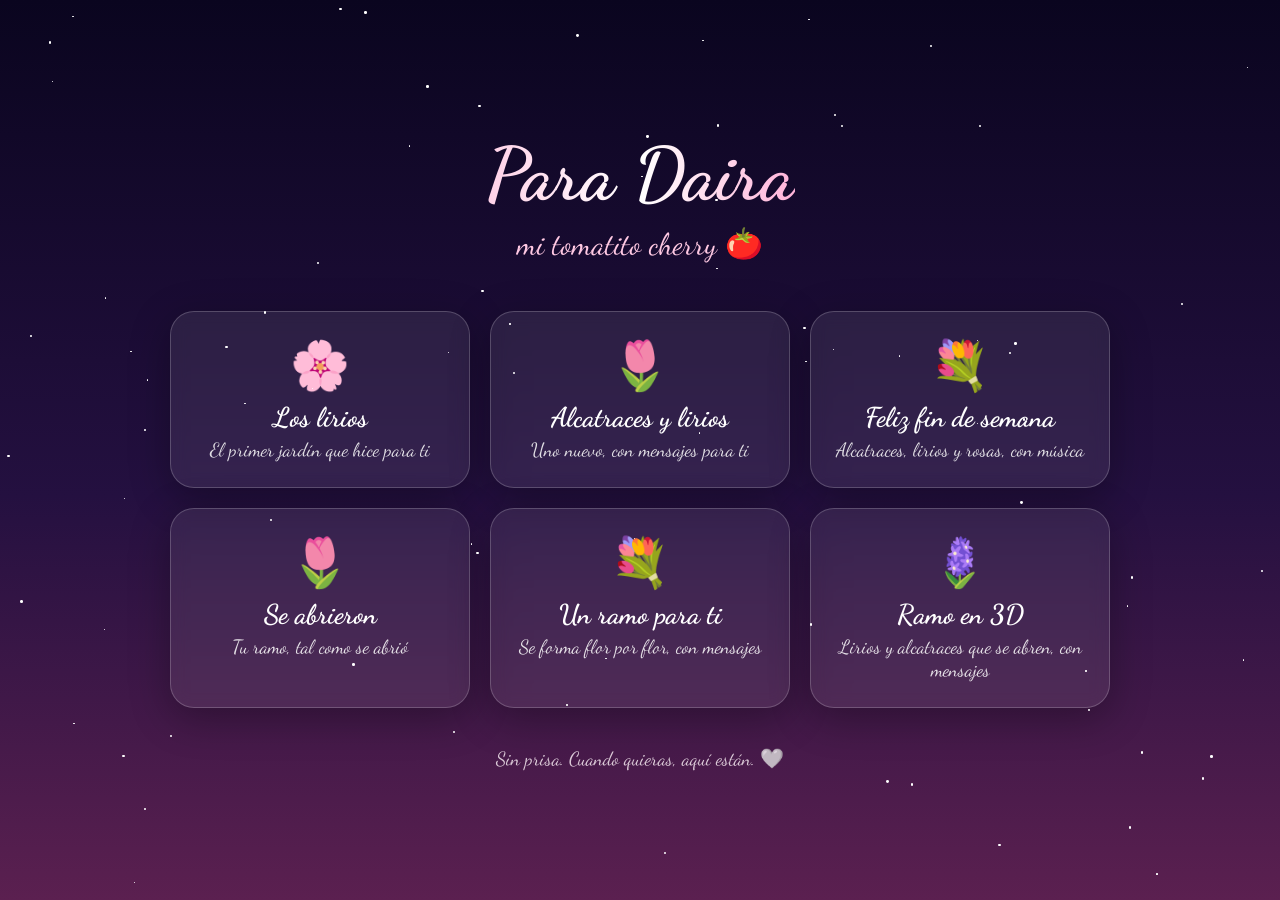
<file: index.html>
<!doctype html>
<html lang="es">
<head>
<meta charset="utf-8">
<meta name="viewport" content="width=device-width,initial-scale=1">
<title>Para Daira 🌷</title>
<link href="https://fonts.googleapis.com/css2?family=Dancing+Script:wght@500;700&display=swap" rel="stylesheet">
<style>
  *{box-sizing:border-box}
  html,body{margin:0;min-height:100%}
  body{
    min-height:100vh;display:flex;flex-direction:column;align-items:center;justify-content:center;
    padding:32px 20px;text-align:center;color:#fff5fa;overflow-x:hidden;
    background:linear-gradient(#0a051f 0%,#241040 55%,#5b2050 100%);
    font-family:"Dancing Script","Segoe Script","Brush Script MT",cursive;
  }
  .star{position:fixed;background:#fff;border-radius:50%;animation:tw var(--t) ease-in-out infinite alternate;animation-delay:var(--d)}
  @keyframes tw{from{opacity:.1}to{opacity:.95}}
  h1{font-size:clamp(2.6rem,9vw,4.6rem);margin:0;font-weight:700;position:relative;
     background:linear-gradient(90deg,#ffd1e8,#fff,#ffb3d9);-webkit-background-clip:text;background-clip:text;color:transparent;
     animation:fl 4s ease-in-out infinite alternate}
  .sub{font-size:clamp(1.3rem,4vw,1.9rem);color:#ffc9e3;margin:.2em 0 1.6em;position:relative}
  .cards{display:flex;gap:20px;flex-wrap:wrap;justify-content:center;position:relative}
  a.card{
    width:min(84vw,300px);padding:26px 22px;border-radius:24px;text-decoration:none;color:#fff;
    background:rgba(255,255,255,.08);border:1px solid rgba(255,255,255,.2);
    backdrop-filter:blur(8px);-webkit-backdrop-filter:blur(8px);
    box-shadow:0 10px 40px rgba(0,0,0,.3);transition:transform .3s,box-shadow .3s,background .3s;
  }
  a.card:hover{transform:translateY(-6px) scale(1.03);background:rgba(255,255,255,.16);box-shadow:0 0 40px rgba(255,130,195,.45)}
  .emoji{font-size:3rem;display:block;margin-bottom:6px}
  .t{font-size:1.7rem;font-weight:700;display:block}
  .d{font-size:1.2rem;opacity:.85;display:block;margin-top:4px}
  .foot{margin-top:2em;font-size:1.2rem;opacity:.8;position:relative}
  @keyframes fl{from{transform:translateY(-5px)}to{transform:translateY(5px)}}
</style>
</head>
<body>
<h1>Para Daira</h1>
<div class="sub">mi tomatito cherry 🍅</div>

<div class="cards">
  <a class="card" href="lirios-para-ti.html">
    <span class="emoji">🌸</span>
    <span class="t">Los lirios</span>
    <span class="d">El primer jardín que hice para ti</span>
  </a>
  <a class="card" href="para-daira.html">
    <span class="emoji">🌷</span>
    <span class="t">Alcatraces y lirios</span>
    <span class="d">Uno nuevo, con mensajes para ti</span>
  </a>
  <a class="card" href="flores-fin-de-semana/">
    <span class="emoji">💐</span>
    <span class="t">Feliz fin de semana</span>
    <span class="d">Alcatraces, lirios y rosas, con música</span>
  </a>
  <a class="card" href="se-abrieron/">
    <span class="emoji">🌷</span>
    <span class="t">Se abrieron</span>
    <span class="d">Tu ramo, tal como se abrió</span>
  </a>
  <a class="card" href="ramo/">
    <span class="emoji">💐</span>
    <span class="t">Un ramo para ti</span>
    <span class="d">Se forma flor por flor, con mensajes</span>
  </a>
  <a class="card" href="ramo-3d/">
    <span class="emoji">🪻</span>
    <span class="t">Ramo en 3D</span>
    <span class="d">Lirios y alcatraces que se abren, con mensajes</span>
  </a>
</div>

<div class="foot">Sin prisa. Cuando quieras, aquí están. 🤍</div>

<script>
for(let i=0;i<80;i++){
  const s=document.createElement('div'), z=1+Math.random()*2;
  s.className='star';
  s.style.cssText=`left:${Math.random()*100}%;top:${Math.random()*100}%;width:${z}px;height:${z}px;--t:${1.5+Math.random()*3}s;--d:${Math.random()*4}s`;
  document.body.appendChild(s);
}
</script>
</body>
</html>
</file>
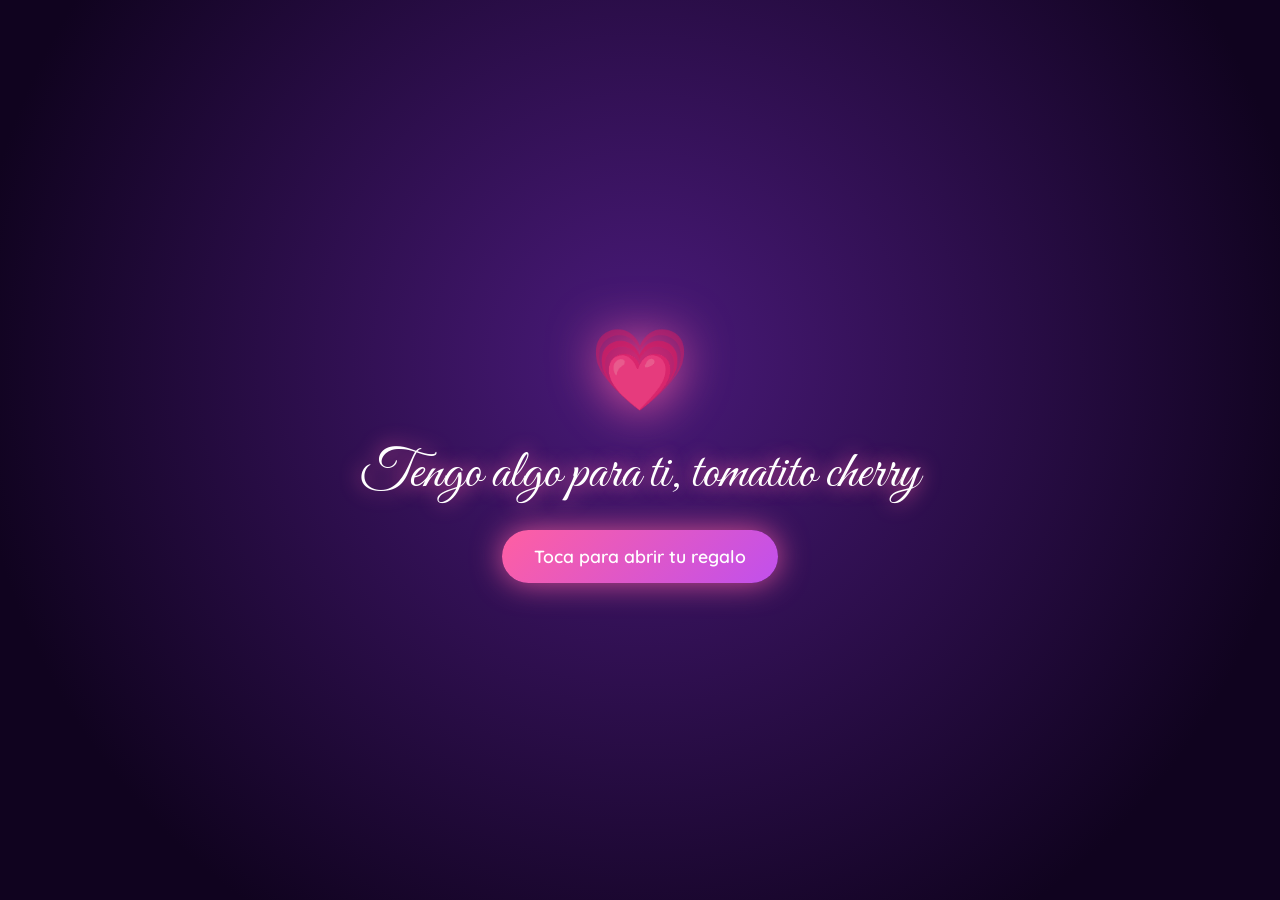
<file: flores-fin-de-semana/index.html>
<!DOCTYPE html>
<html lang="es">
<head>
  <meta charset="UTF-8">
  <meta name="viewport" content="width=device-width, initial-scale=1">
  <title>Para mi tomatito cherry 🍅</title>
  <link rel="preconnect" href="https://fonts.googleapis.com">
  <link href="https://fonts.googleapis.com/css2?family=Great+Vibes&family=Quicksand:wght@400;600&display=swap" rel="stylesheet">
  <link rel="stylesheet" href="style.css">
</head>
<body>
  <div class="aurora a1"></div>
  <div class="aurora a2"></div>
  <div class="aurora a3"></div>
  <div class="moon"></div>
  <canvas id="fx"></canvas>

  <!-- Pantalla de inicio (necesaria para que el navegador deje reproducir música) -->
  <div id="intro">
    <div class="intro-heart">💗</div>
    <p>Tengo algo para ti, tomatito cherry</p>
    <button id="abrir">Toca para abrir tu regalo</button>
  </div>

  <main id="escena">
    <h1 class="titulo"><span id="t1"></span></h1>
    <h2 class="te-amo" id="t2"></h2>
    <p class="mensaje" id="mensaje"></p>

    <div id="jardin"></div>
    <div class="pasto"></div>
  </main>

  <button id="musica-btn" title="Música" aria-label="Música">🎵</button>
  <audio id="musica" loop preload="auto">
    <!-- Pon aquí tu archivo: caballero.mp3 (en la misma carpeta) -->
    <source src="caballero.mp3" type="audio/mpeg">
  </audio>

  <script src="script.js"></script>
</body>
</html>
</file>
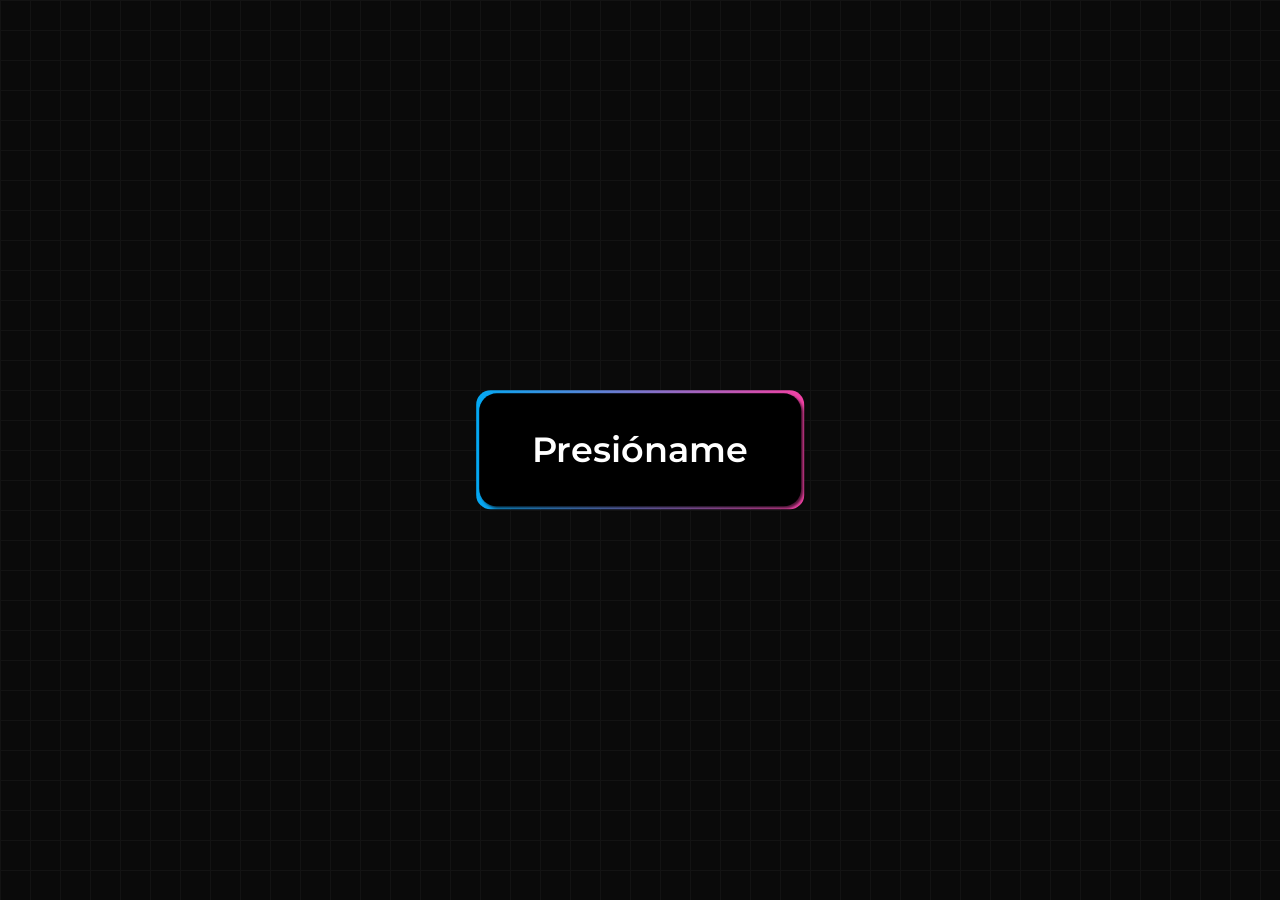
<file: ramo-3d/index.html>
<!DOCTYPE html>
<html lang="es">
<head>
  <meta charset="UTF-8">
  <meta name="viewport" content="width=device-width, initial-scale=1.0">
  <title>Un ramo para ti 💐</title>
  <link rel="preconnect" href="https://fonts.googleapis.com">
  <link href="https://fonts.googleapis.com/css2?family=Montserrat:wght@600;800&display=swap" rel="stylesheet">
  <link rel="stylesheet" href="css/style.css">
</head>
<body>
<div id="main-content">
  <div class="container" id="start-btn-container">
    <button id="start-btn" class="button"></button>
  </div>

<audio id="bg-music" src="musica/cancion.mp3" preload="none" loop></audio>
  <canvas id="galaxy-canvas"></canvas>
  <canvas id="ramo-canvas"></canvas>

  <div class="flower-message"></div>
</div>
<script src="js/ramo.js" defer></script>
</body>
</html>
</file>
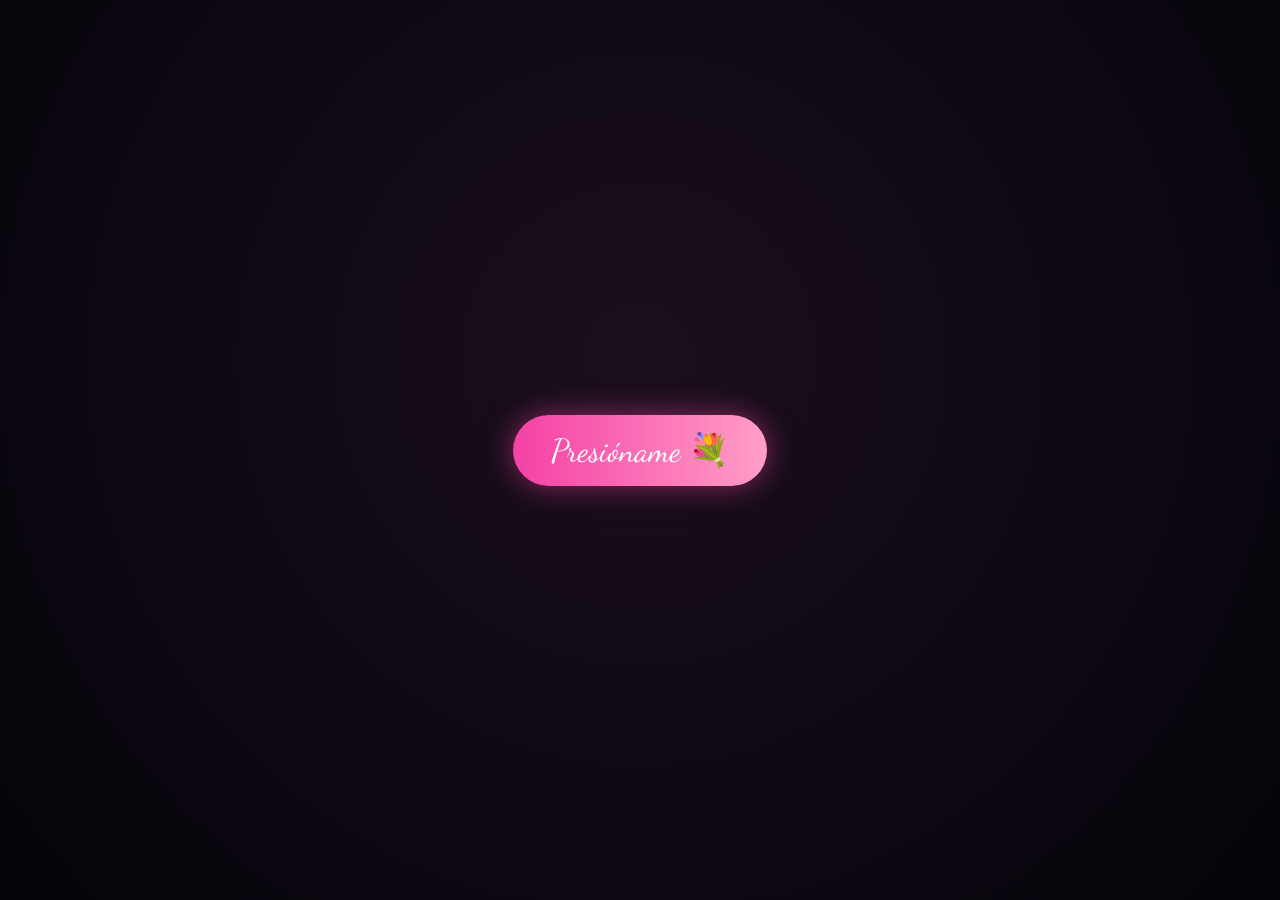
<file: ramo/index.html>
<!DOCTYPE html>
<html lang="es">
<head>
<meta charset="UTF-8">
<meta name="viewport" content="width=device-width, initial-scale=1, viewport-fit=cover">
<title>Un ramo para ti</title>
<link rel="stylesheet" href="https://fonts.googleapis.com/css2?family=Dancing+Script:wght@600&display=swap">
<style>
:root{color-scheme:dark;--bg1:#1a0f1c;--bg2:#05030a;--tx:#fff;--pk:#ff9ec7;box-sizing:border-box;padding-top:env(safe-area-inset-top,0px);padding-bottom:env(safe-area-inset-bottom,0px)}
html{scroll-padding-top:env(safe-area-inset-top,0px)}
html,body{height:100%;margin:0;overflow:hidden}
body{background:radial-gradient(circle at 50% 40%,var(--bg1),var(--bg2));color:var(--tx);font-family:'Dancing Script',Georgia,cursive;display:flex;flex-direction:column;align-items:center;justify-content:center}
#start{font:inherit;font-size:2rem;padding:.5em 1.2em;border:0;border-radius:2em;background:linear-gradient(90deg,#f441a5,#ff9ec7);color:#fff;cursor:pointer;box-shadow:0 0 30px #f441a588;animation:pulse 1.6s infinite}
@keyframes pulse{50%{transform:scale(1.07)}}
#stage{display:none;flex-direction:column;align-items:center;width:100%}
svg{height:62vh;max-width:96vw;overflow:visible}
.sway{transform-origin:200px 470px;animation:sway 6s ease-in-out infinite}
@keyframes sway{50%{transform:rotate(1.6deg)}}
.stem{fill:none;stroke:#4f9d5a;stroke-width:4;stroke-linecap:round;transition:stroke-dashoffset 1.4s ease-out}
.h{transform:scale(0);transform-origin:0 0;transition:transform 1.2s cubic-bezier(.3,1.5,.5,1)}
.h.on{transform:scale(1)}
#wrap{opacity:0;transition:opacity 1.5s}
#wrap.on{opacity:1}
#msg{min-height:3.2em;margin:.2em 1em 0;font-size:clamp(1.5rem,6vw,2.6rem);text-align:center;text-shadow:0 0 14px var(--pk);transition:opacity .6s;opacity:0}
.fl{position:fixed;bottom:-2em;pointer-events:none;animation:up linear forwards}
@keyframes up{to{transform:translateY(-110vh) rotate(40deg);opacity:0}}
</style>
</head>
<body>
<button id="start">Presióname 💐</button>
<div id="stage">
<svg viewBox="0 0 400 500" aria-label="Ramo de lirios y alcatraces">
<defs>
<radialGradient id="gw" cx="50%" cy="70%" r="80%"><stop offset="0" stop-color="#fff"/><stop offset="1" stop-color="#f3dce8"/></radialGradient>
<linearGradient id="gp" x1="0" y1="1" x2="0" y2="0"><stop offset="0" stop-color="#fff0f6"/><stop offset="1" stop-color="#ff7fb5"/></linearGradient>
</defs>
<g class="sway"><g id="stems"></g><g id="heads"></g>
<g id="wrap"><path d="M120 385 L280 385 L222 498 L178 498Z" fill="#ff8fbd" stroke="#fff" stroke-width="2" opacity=".95"/><path d="M120 385 L200 440 L280 385" fill="none" stroke="#ffd0e4" stroke-width="3"/>
<g transform="translate(200,420)"><path d="M0 0 C-40 -28 -48 18 0 0Z M0 0 C40 -28 48 18 0 0Z" fill="#fff"/><circle r="7" fill="#f441a5"/></g></g></g>
</svg>
<div id="msg"></div>
</div>
<audio id="mus" src="cancion.mp3" loop preload="auto"></audio>
<script>
var msgs=["Para ti, mi amor 💐","Cada lirio es una razón más para quererte","Cada alcatraz, lo elegante y hermosa que eres","Gracias por llenar mis días de color","Contigo todo florece","Eres mi flor favorita 🌸","Te amo muchísimo ❤️"];
var F=[[200,120,0,'c'],[125,165,-20,'l'],[275,165,20,'l'],[70,250,-38,'c'],[330,250,38,'c'],[165,240,-8,'l'],[235,240,8,'l']];
var NS='http://www.w3.org/2000/svg';
function calla(){return '<path d="M0 24 C-36 8 -32 -44 -2 -62 C6 -42 32 -36 28 -4 C24 14 10 24 0 24Z" fill="url(#gw)" stroke="#e8c9d9" stroke-width="1"/><rect x="-4" y="-34" width="8" height="38" rx="4" fill="#f6c945"/>';}
function lily(){var p='',a=[-75,-45,-15,15,45,75],i;for(i=0;i<6;i++)p+='<path transform="rotate('+a[i]+')" d="M0 0 C-15 -20 -11 -50 0 -64 C11 -50 15 -20 0 0Z" fill="url(#gp)" stroke="#ff5fa2" stroke-width=".8"/>';for(i=0;i<5;i++){var x=(i-2)*7;p+='<line x1="0" y1="0" x2="'+x+'" y2="-38" stroke="#fff" stroke-width="1.5"/><circle cx="'+x+'" cy="-39" r="3" fill="#ff9a2e"/>';}return p;}
var st=document.getElementById('stems'),hd=document.getElementById('heads'),els=[];
F.forEach(function(f){
 var s=document.createElementNS(NS,'path');
 s.setAttribute('d','M200 470 Q'+((200+f[0])/2)+' '+((470+f[1])/2+45)+' '+f[0]+' '+f[1]);
 s.setAttribute('class','stem');st.appendChild(s);
 var L=s.getTotalLength();s.style.strokeDasharray=L;s.style.strokeDashoffset=L;
 var g=document.createElementNS(NS,'g');g.setAttribute('transform','translate('+f[0]+','+f[1]+') rotate('+f[2]+')');
 g.innerHTML='<g class="h">'+(f[3]=='c'?calla():lily())+'</g>';hd.appendChild(g);
 els.push([s,g.firstChild]);
});
var msg=document.getElementById('msg');
function say(t){msg.style.opacity=0;setTimeout(function(){msg.textContent=t;msg.style.opacity=1;},600);}
function heart(){var e=document.createElement('div');e.className='fl';e.textContent=['❤️','🌸','✨','💗'][Math.random()*4|0];e.style.left=Math.random()*100+'vw';e.style.fontSize=(14+Math.random()*18)+'px';e.style.animationDuration=(6+Math.random()*6)+'s';document.body.appendChild(e);setTimeout(function(){e.remove();},12500);}
document.getElementById('start').onclick=function(){
 this.style.display='none';document.getElementById('stage').style.display='flex';
 var m=document.getElementById('mus');try{m.play();}catch(e){}
 setInterval(heart,700);
 var i=0;
 (function next(){
  if(i<els.length){var e=els[i];e[0].style.strokeDashoffset=0;setTimeout(function(){e[1].classList.add('on');},1000);say(msgs[i]);i++;setTimeout(next,2800);}
  else{document.getElementById('wrap').classList.add('on');}
 })();
};
</script>
</body>
</html>
</file>
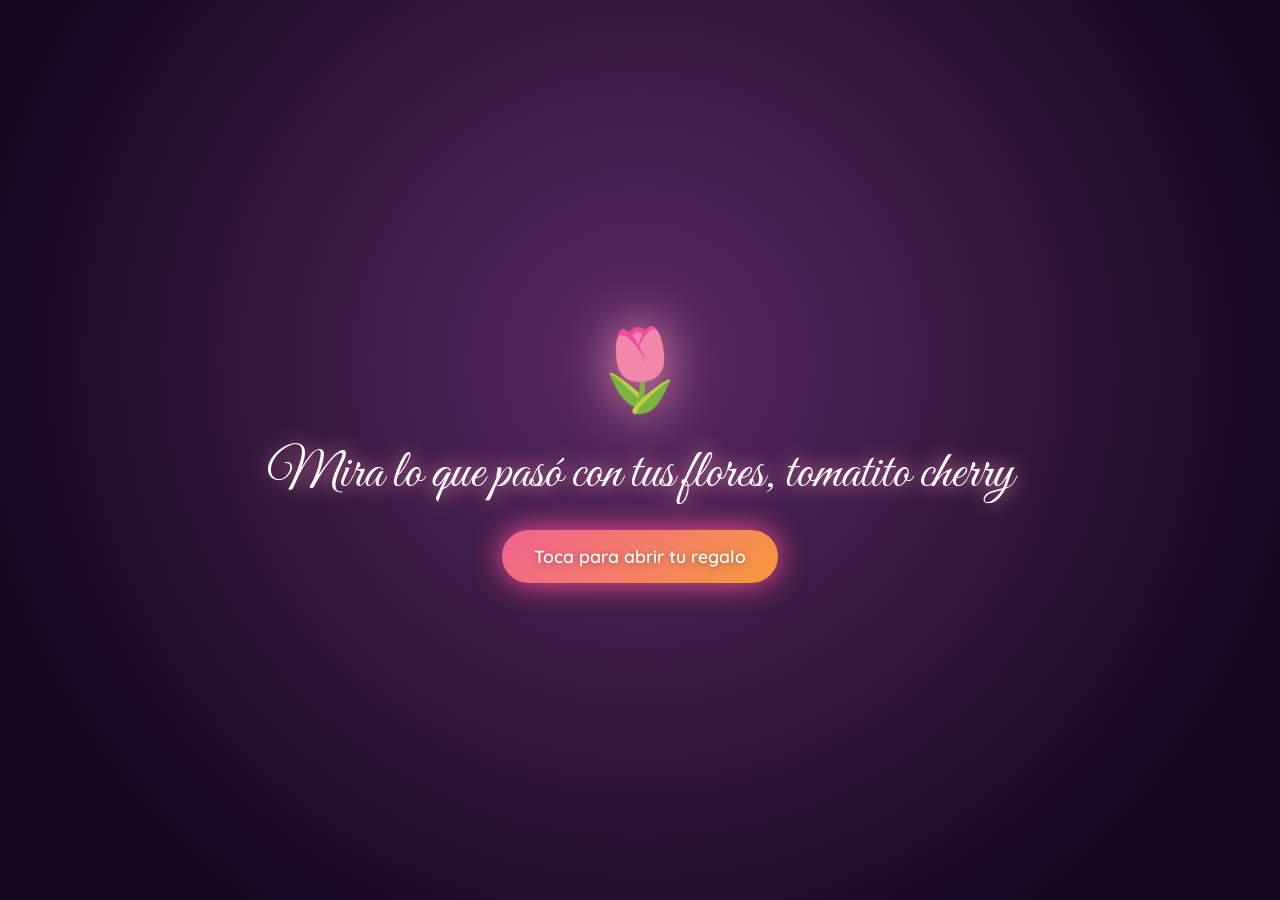
<file: se-abrieron/index.html>
<!DOCTYPE html>
<html lang="es">
<head>
  <meta charset="UTF-8">
  <meta name="viewport" content="width=device-width, initial-scale=1">
  <title>Se abrieron 🌷</title>
  <link rel="preconnect" href="https://fonts.googleapis.com">
  <link href="https://fonts.googleapis.com/css2?family=Great+Vibes&family=Quicksand:wght@400;600&display=swap" rel="stylesheet">
  <link rel="stylesheet" href="base.css">
  <link rel="stylesheet" href="tema.css">
</head>
<body>
  <div class="aurora a1"></div>
  <div class="aurora a2"></div>
  <div class="aurora a3"></div>
  <div class="moon"></div>
  <canvas id="fx"></canvas>

  <!-- Pantalla de inicio (el navegador exige un toque para dejar sonar la música) -->
  <div id="intro">
    <div class="intro-heart">🌷</div>
    <p>Mira lo que pasó con tus flores, tomatito cherry</p>
    <button id="abrir">Toca para abrir tu regalo</button>
  </div>

  <main id="escena">
    <div id="textos">
      <h1 class="titulo"><span id="t1"></span><span id="t1e" class="emo"></span></h1>
      <h2 class="te-amo" id="t2"></h2>
      <p class="mensaje" id="mensaje"></p>
    </div>
    <div id="jardin"></div>
    <div class="pasto"></div>
  </main>

  <button id="musica-btn" title="Música" aria-label="Música">🎵</button>
  <audio id="musica" loop preload="auto"></audio>

  <script src="flowers.js"></script>
  <script src="tema.js"></script>
  <script src="engine.js"></script>
</body>
</html>
</file>
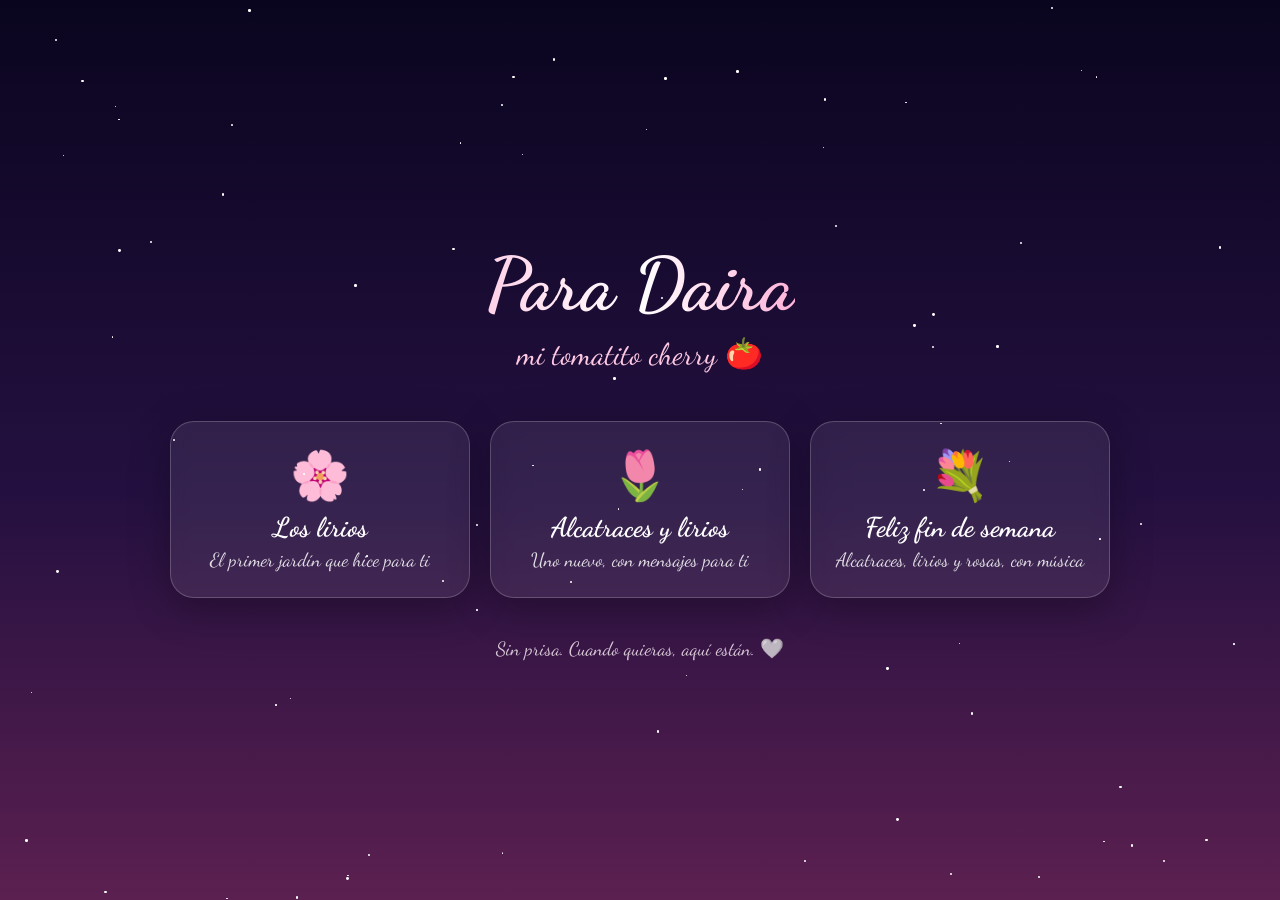
<file: index (4).html>
<!doctype html>
<html lang="es">
<head>
<meta charset="utf-8">
<meta name="viewport" content="width=device-width,initial-scale=1">
<title>Para Daira 🌷</title>
<link href="https://fonts.googleapis.com/css2?family=Dancing+Script:wght@500;700&display=swap" rel="stylesheet">
<style>
  *{box-sizing:border-box}
  html,body{margin:0;min-height:100%}
  body{
    min-height:100vh;display:flex;flex-direction:column;align-items:center;justify-content:center;
    padding:32px 20px;text-align:center;color:#fff5fa;overflow-x:hidden;
    background:linear-gradient(#0a051f 0%,#241040 55%,#5b2050 100%);
    font-family:"Dancing Script","Segoe Script","Brush Script MT",cursive;
  }
  .star{position:fixed;background:#fff;border-radius:50%;animation:tw var(--t) ease-in-out infinite alternate;animation-delay:var(--d)}
  @keyframes tw{from{opacity:.1}to{opacity:.95}}
  h1{font-size:clamp(2.6rem,9vw,4.6rem);margin:0;font-weight:700;position:relative;
     background:linear-gradient(90deg,#ffd1e8,#fff,#ffb3d9);-webkit-background-clip:text;background-clip:text;color:transparent;
     animation:fl 4s ease-in-out infinite alternate}
  .sub{font-size:clamp(1.3rem,4vw,1.9rem);color:#ffc9e3;margin:.2em 0 1.6em;position:relative}
  .cards{display:flex;gap:20px;flex-wrap:wrap;justify-content:center;position:relative}
  a.card{
    width:min(84vw,300px);padding:26px 22px;border-radius:24px;text-decoration:none;color:#fff;
    background:rgba(255,255,255,.08);border:1px solid rgba(255,255,255,.2);
    backdrop-filter:blur(8px);-webkit-backdrop-filter:blur(8px);
    box-shadow:0 10px 40px rgba(0,0,0,.3);transition:transform .3s,box-shadow .3s,background .3s;
  }
  a.card:hover{transform:translateY(-6px) scale(1.03);background:rgba(255,255,255,.16);box-shadow:0 0 40px rgba(255,130,195,.45)}
  .emoji{font-size:3rem;display:block;margin-bottom:6px}
  .t{font-size:1.7rem;font-weight:700;display:block}
  .d{font-size:1.2rem;opacity:.85;display:block;margin-top:4px}
  .foot{margin-top:2em;font-size:1.2rem;opacity:.8;position:relative}
  @keyframes fl{from{transform:translateY(-5px)}to{transform:translateY(5px)}}
</style>
</head>
<body>
<h1>Para Daira</h1>
<div class="sub">mi tomatito cherry 🍅</div>

<div class="cards">
  <a class="card" href="lirios-para-ti.html">
    <span class="emoji">🌸</span>
    <span class="t">Los lirios</span>
    <span class="d">El primer jardín que hice para ti</span>
  </a>
  <a class="card" href="para-daira.html">
    <span class="emoji">🌷</span>
    <span class="t">Alcatraces y lirios</span>
    <span class="d">Uno nuevo, con mensajes para ti</span>
  </a>
  <a class="card" href="flores-fin-de-semana/">
    <span class="emoji">💐</span>
    <span class="t">Feliz fin de semana</span>
    <span class="d">Alcatraces, lirios y rosas, con música</span>
  </a>
</div>

<div class="foot">Sin prisa. Cuando quieras, aquí están. 🤍</div>

<script>
for(let i=0;i<80;i++){
  const s=document.createElement('div'), z=1+Math.random()*2;
  s.className='star';
  s.style.cssText=`left:${Math.random()*100}%;top:${Math.random()*100}%;width:${z}px;height:${z}px;--t:${1.5+Math.random()*3}s;--d:${Math.random()*4}s`;
  document.body.appendChild(s);
}
</script>
</body>
</html>
</file>
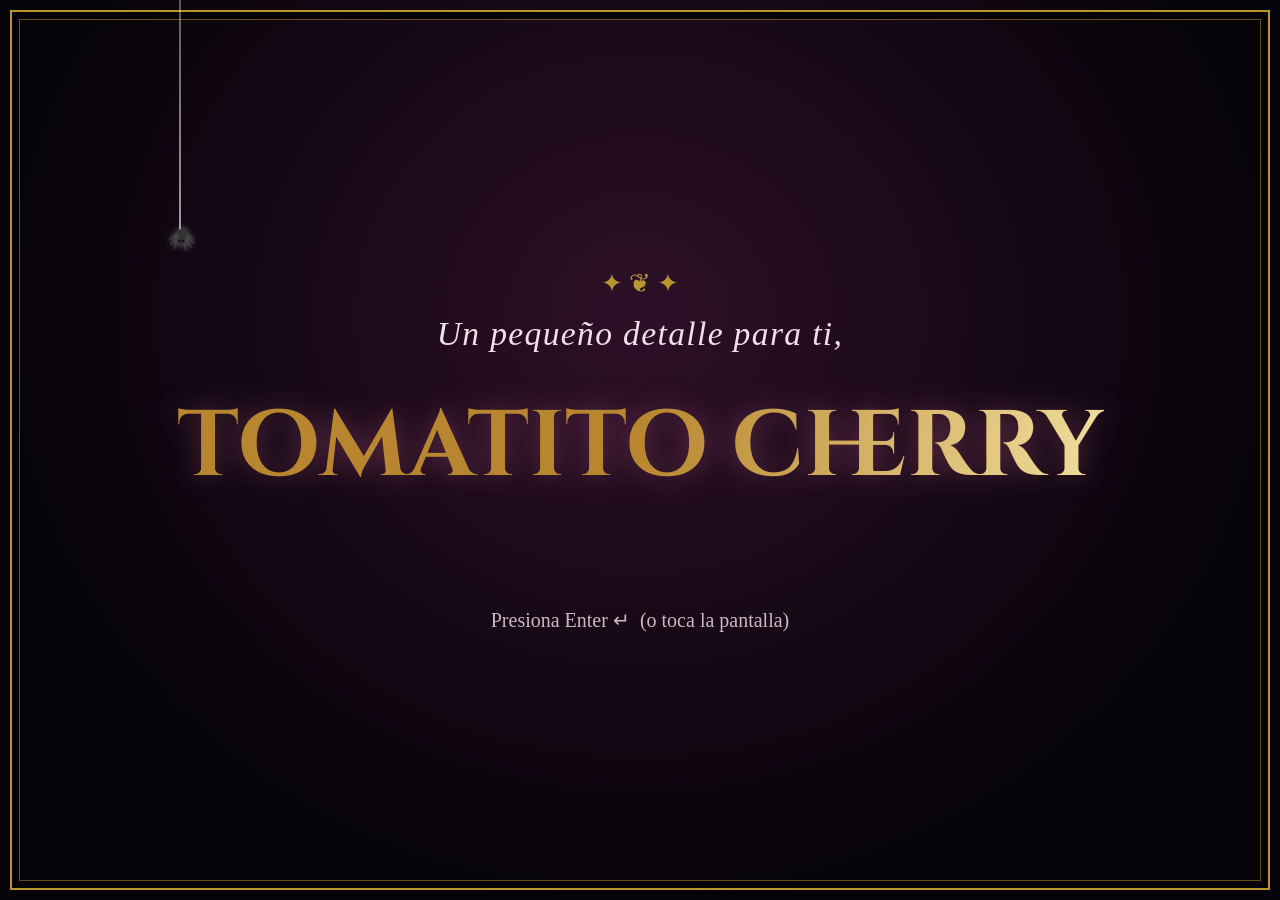
<file: lirios-para-ti.html>
<!DOCTYPE html>
<html lang="es"><head><meta charset="utf-8">
<meta name="viewport" content="width=device-width,initial-scale=1">
<title>Un pequeño detalle para ti</title>
<link href="https://fonts.googleapis.com/css2?family=Cinzel+Decorative:wght@700&family=IM+Fell+English:ital@0;1&display=swap" rel="stylesheet">
<style>
*{margin:0;box-sizing:border-box}
html,body{height:100%;background:#050308;overflow:hidden;font-family:'IM Fell English',Georgia,serif;color:#f4e9d8}
canvas{position:fixed;inset:0;width:100%;height:100%;z-index:0}
#vig{position:fixed;inset:0;z-index:4;pointer-events:none;background:linear-gradient(to top,#050308ee 0,#05030800 34%),radial-gradient(ellipse at center,transparent 55%,#000c 100%)}
#frame{position:fixed;inset:10px;z-index:5;pointer-events:none;border:2px solid #b8962e;border-radius:3px;box-shadow:inset 0 0 0 7px #050308,inset 0 0 0 8px #b8962e88}
#title{position:fixed;z-index:6;top:5.5vh;left:0;right:0;text-align:center;font:700 clamp(1.3rem,4.2vw,2.8rem) 'Cinzel Decorative',Georgia,serif;color:#e9c96a;text-shadow:0 0 18px #ff7fb066,0 2px 6px #000;opacity:0;transform:translateY(-14px);transition:all 2.4s ease}
#msg{position:fixed;z-index:6;bottom:7vh;left:9vw;right:9vw;text-align:center;font-style:italic;font-size:clamp(1.1rem,2.7vw,1.9rem);line-height:1.45;color:#fbe9f1;text-shadow:0 2px 14px #000,0 0 6px #000;opacity:0;transition:opacity 1.4s}
#title.on,#msg.on{opacity:1;transform:none}
#intro{position:fixed;inset:0;z-index:10;display:flex;flex-direction:column;align-items:center;justify-content:center;text-align:center;cursor:pointer;padding:0 8vw;
background:radial-gradient(ellipse at 50% 35%,#2e1028 0,#050308 72%),repeating-linear-gradient(90deg,#ffffff0b 0 1px,transparent 1px 26px);background-blend-mode:normal;transition:opacity 2s ease 0.2s,transform 2.4s ease}
#intro::before{content:"";position:absolute;inset:10px;border:2px solid #b8962e;box-shadow:inset 0 0 0 7px #050308,inset 0 0 0 8px #b8962e88;pointer-events:none}
#intro h2{font-style:italic;font-weight:400;font-size:clamp(1.2rem,3.4vw,2.1rem);color:#f2dfe8;letter-spacing:.04em}
#intro h1{margin:.5em 0 1.2em;font:700 clamp(2.2rem,9vw,5.8rem)/1.05 'Cinzel Decorative',Georgia,serif;background:linear-gradient(100deg,#b8862e 20%,#fff2b8 45%,#ff9ec6 55%,#b8862e 80%);background-size:250% 100%;-webkit-background-clip:text;background-clip:text;color:transparent;animation:shine 5s linear infinite;filter:drop-shadow(0 0 14px #ff7fb055)}
#intro p{font-size:clamp(.95rem,2vw,1.25rem);color:#cdb7c4;animation:blink 2.4s ease-in-out infinite}
.orn{color:#b8962e;font-size:1.6rem;margin-bottom:.6em}
#spider{position:absolute;top:0;left:14%;width:2px;height:26vh;background:linear-gradient(#ffffff55,#ffffff99);transform-origin:top;animation:sw 4.5s ease-in-out infinite alternate}
#spider::after{content:"🕷️";position:absolute;bottom:-18px;left:-11px;font-size:22px;filter:grayscale(1) brightness(.5) drop-shadow(0 0 3px #fff6)}
#flash{position:fixed;inset:0;z-index:11;pointer-events:none;opacity:0;background:radial-gradient(circle,#fff 0,#ffd0e4 25%,#ff7fb000 70%)}
body.go #intro{opacity:0;transform:scale(1.12);pointer-events:none}
body.go #flash{animation:fl 2.4s ease-out .3s}
@keyframes shine{to{background-position:-250% 0}}
@keyframes blink{50%{opacity:.35}}
@keyframes sw{from{transform:rotate(-5deg) scaleY(.82)}to{transform:rotate(5deg) scaleY(1)}}
@keyframes fl{0%{opacity:0}18%{opacity:.85}100%{opacity:0}}
@media(prefers-reduced-motion:reduce){#intro h1,#intro p,#spider{animation:none}}
</style></head><body>
<canvas id="c"></canvas><div id="vig"></div><div id="frame"></div>
<div id="title">Para ti, tomatito cherry</div><div id="msg"></div>
<div id="intro"><div id="spider"></div>
<div class="orn">✦ ❦ ✦</div>
<h2>Un pequeño detalle para ti,</h2>
<h1>tomatito cherry</h1>
<p>Presiona Enter ↵ &nbsp;(o toca la pantalla)</p></div>
<div id="flash"></div>
<script>
const cv=document.getElementById('c'),ctx=cv.getContext('2d');
let W,H,F=[],P=[],start=Infinity,last=0,started=false;
const clamp=x=>Math.max(0,Math.min(1,x)),R=Math.random,TAU=Math.PI*2;
const eob=x=>{const c=1.5;return 1+(c+1)*Math.pow(x-1,3)+c*Math.pow(x-1,2)};
const ec=x=>1-Math.pow(1-x,3);

function build(){
  const s=Math.min(W*1.3,H*1.1);
  const defs=[[.5,.36,.21,'p',0],[.27,.46,.15,'w',.5],[.73,.44,.16,'w',.8],[.13,.6,.12,'p',1.2],[.87,.57,.12,'p',1.5],
    [.39,.29,.12,'w',1],[.63,.27,.13,'p',1.3],[.19,.38,.1,'w',1.8],[.81,.34,.1,'w',2.1]];
  F=defs.map(d=>({x:d[0]*W,hy:d[1]*H,r:d[2]*s,type:d[3],delay:d[4],bx:d[0]*W+(R()-.5)*W*.12,
    curve:(R()-.5)*2,ph:R()*TAU,rot:R()*TAU,burst:false,
    spots:Array.from({length:16},()=>[(R()-.5)*1.1,.1+R()*.45,.008+R()*.01])})).sort((a,b)=>a.r-b.r);
}
function rs(){const d=Math.min(devicePixelRatio||1,2);W=innerWidth;H=innerHeight;cv.width=W*d;cv.height=H*d;ctx.setTransform(d,0,0,d,0,0);build()}
addEventListener('resize',rs);rs();

/* ---------- fondo ---------- */
function web(x,y,sx,sy,Rr){
  ctx.save();ctx.translate(x,y);ctx.scale(sx,sy);ctx.strokeStyle='rgba(255,255,255,.22)';ctx.lineWidth=1;
  const n=6,pts=a=>[Math.cos(a),Math.sin(a)];
  for(let i=0;i<=n;i++){const a=i/n*Math.PI/2,[c,s]=pts(a);ctx.beginPath();ctx.moveTo(0,0);ctx.lineTo(c*Rr,s*Rr);ctx.stroke()}
  for(let k=1;k<=5;k++){const r=Rr*k/5;for(let i=0;i<n;i++){const a=i/n*Math.PI/2,b=(i+1)/n*Math.PI/2,m=(a+b)/2;
    ctx.beginPath();ctx.moveTo(Math.cos(a)*r,Math.sin(a)*r);ctx.quadraticCurveTo(Math.cos(m)*r*.82,Math.sin(m)*r*.82,Math.cos(b)*r,Math.sin(b)*r);ctx.stroke()}}
  ctx.restore()}
function bat(x,y,s,fl){ctx.beginPath();ctx.moveTo(0,0);
  ctx.save();ctx.translate(x,y);ctx.fillStyle='#000';ctx.beginPath();ctx.moveTo(0,0);
  ctx.quadraticCurveTo(s*.5,-s*.7*fl,s,-s*.15*fl);ctx.quadraticCurveTo(s*.6,s*.1,s*.4,s*.25);ctx.quadraticCurveTo(s*.2,s*.08,0,s*.3);
  ctx.quadraticCurveTo(-s*.2,s*.08,-s*.4,s*.25);ctx.quadraticCurveTo(-s*.6,s*.1,-s,-s*.15*fl);ctx.quadraticCurveTo(-s*.5,-s*.7*fl,0,0);ctx.fill();ctx.restore()}
function bg(t){
  const g=ctx.createLinearGradient(0,0,0,H);g.addColorStop(0,'#150a1c');g.addColorStop(.6,'#0b0610');g.addColorStop(1,'#050308');
  ctx.fillStyle=g;ctx.fillRect(0,0,W,H);
  ctx.fillStyle='rgba(255,255,255,.025)';for(let x=0;x<W;x+=26)ctx.fillRect(x,0,1,H);
  const mx=W*.8,my=H*.2,mr=Math.min(W,H)*.075;
  let mg=ctx.createRadialGradient(mx,my,mr*.5,mx,my,mr*5);mg.addColorStop(0,'rgba(230,215,255,.28)');mg.addColorStop(1,'rgba(0,0,0,0)');
  ctx.fillStyle=mg;ctx.fillRect(mx-mr*5,my-mr*5,mr*10,mr*10);
  ctx.fillStyle='#efe8fb';ctx.beginPath();ctx.arc(mx,my,mr,0,TAU);ctx.fill();
  ctx.fillStyle='rgba(120,100,160,.25)';[[.3,-.2,.25],[-.35,.25,.2],[.1,.4,.15]].forEach(c=>{ctx.beginPath();ctx.arc(mx+c[0]*mr,my+c[1]*mr,c[2]*mr,0,TAU);ctx.fill()});
  for(let i=0;i<3;i++){const sp=.05+i*.02,bx=((t*sp*W*.9+i*W*.37)%(W+200))-100;
    bat(W-bx,H*(.12+i*.07)+Math.sin(t*1.3+i)*14,12+i*5,Math.sin(t*9+i*2));}
  web(14,14,1,1,Math.min(W,H)*.2);web(W-14,14,-1,1,Math.min(W,H)*.2);
}

/* ---------- lirio ---------- */
const stops={p:[[0,'#e6f2a6'],[.14,'#ff6fa8'],[.6,'#ffb3d1'],[1,'#fff1f7']],w:[[0,'#d8ecaa'],[.16,'#fffdfd'],[.7,'#fbf3f8'],[1,'#ffd9e8']]};
function petal(f,L,wid,bend,t){
  ctx.beginPath();ctx.moveTo(0,0);
  ctx.bezierCurveTo(wid*.95,-L*.2,wid*1.2,-L*.68,bend,-L);
  ctx.bezierCurveTo(-wid*1.2,-L*.68,-wid*.95,-L*.2,0,0);
  const g=ctx.createLinearGradient(0,0,0,-L);stops[f.type].forEach(s=>g.addColorStop(s[0],s[1]));
  ctx.fillStyle=g;ctx.fill();ctx.strokeStyle=f.type=='p'?'rgba(255,255,255,.35)':'rgba(255,170,205,.45)';ctx.lineWidth=1;ctx.stroke();
  ctx.beginPath();ctx.moveTo(0,-L*.04);ctx.quadraticCurveTo(bend*.3,-L*.5,bend*.8,-L*.88);
  ctx.strokeStyle=f.type=='p'?'rgba(255,255,255,.55)':'rgba(226,100,150,.35)';ctx.lineWidth=Math.max(1,L*.012);ctx.stroke();
  ctx.fillStyle=f.type=='p'?'rgba(150,20,80,.75)':'rgba(205,80,130,.55)';
  for(const s of f.spots){ctx.beginPath();ctx.arc(s[0]*wid*.7,-s[1]*L,s[2]*L,0,TAU);ctx.fill()}
}
function lily(f,x,y,b,t){
  const r=f.r;ctx.save();ctx.translate(x,y);ctx.rotate(f.rot*.15+Math.sin(t*.5+f.ph)*.05);ctx.scale(1,.8);
  if(b>.15){const g=ctx.createRadialGradient(0,0,0,0,0,r*1.7);
    g.addColorStop(0,f.type=='p'?`rgba(255,110,170,${.3*b})`:`rgba(255,235,248,${.28*b})`);g.addColorStop(1,'rgba(0,0,0,0)');
    ctx.fillStyle=g;ctx.fillRect(-r*1.8,-r*1.8,r*3.6,r*3.6)}
  for(const i of [0,2,4,1,3,5]){
    const outer=i%2==0,open=eob(clamp(b*1.25-(outer?0:.12)));
    const L=r*(outer?1:.93)*(.28+.72*open),wid=L*(.3+.2*open)*(outer?1:1.12);
    let a=i*Math.PI/3;if(a>Math.PI)a-=TAU;a*=.12+.88*clamp(open);
    ctx.save();ctx.rotate(a);petal(f,L,wid,open*L*.1*Math.sin(t*.9+i+f.ph),t);ctx.restore()}
  if(b>.35){const sb=ec(clamp((b-.35)/.6));
    ctx.lineCap='round';
    for(let j=0;j<6;j++){const a=j*Math.PI/3+.5,len=r*.55*sb,ex=Math.sin(a)*len,ey=-Math.cos(a)*len;
      ctx.strokeStyle='#f6f1cf';ctx.lineWidth=Math.max(1.5,r*.014);ctx.beginPath();ctx.moveTo(0,0);
      ctx.quadraticCurveTo(ex*.45+ey*.12,ey*.45-ex*.12,ex,ey);ctx.stroke();
      ctx.save();ctx.translate(ex,ey);ctx.rotate(a+Math.sin(t*1.2+j)*.15+1.3);
      ctx.fillStyle='#74290f';ctx.beginPath();ctx.ellipse(0,0,r*.07,r*.024,0,0,TAU);ctx.fill();
      ctx.fillStyle='#e0852f';ctx.beginPath();ctx.ellipse(-r*.01,-r*.006,r*.04,r*.01,0,0,TAU);ctx.fill();ctx.restore()}
    const pa=-.35,pl=r*.72*sb,px=Math.sin(pa)*pl,py=-Math.cos(pa)*pl;
    ctx.strokeStyle='#eaf3b8';ctx.lineWidth=Math.max(2,r*.02);ctx.beginPath();ctx.moveTo(0,0);ctx.quadraticCurveTo(px*.3,py*.5,px,py);ctx.stroke();
    ctx.fillStyle='#d9ff8a';for(let k=0;k<3;k++){ctx.beginPath();ctx.arc(px+Math.cos(k*2.1)*r*.025,py+Math.sin(k*2.1)*r*.025,r*.024,0,TAU);ctx.fill()}}
  ctx.restore()}

function stemPt(f,u,sw){
  const x0=f.bx,y0=H+30,x1=f.x+sw,y1=f.hy,cx=(x0+x1)/2+f.curve*f.r*.9,cy=(y0+y1)/2,v=1-u;
  return [v*v*x0+2*v*u*cx+u*u*x1,v*v*y0+2*v*u*cy+u*u*y1]}
function leaf(x,y,ang,L){
  ctx.save();ctx.translate(x,y);ctx.rotate(ang);ctx.beginPath();ctx.moveTo(0,0);
  ctx.quadraticCurveTo(L*.45,-L*.16,L,0);ctx.quadraticCurveTo(L*.45,L*.1,0,0);
  const g=ctx.createLinearGradient(0,0,L,0);g.addColorStop(0,'#17301f');g.addColorStop(1,'#3d7a4c');ctx.fillStyle=g;ctx.fill();ctx.restore()}

/* ---------- partículas ---------- */
function spawn(o){P.push(Object.assign({x:0,y:0,vx:0,vy:0,life:0,max:4,k:'s',s:4,rot:R()*TAU,vr:(R()-.5)*3,c:'#ffd77a',ph:R()*TAU},o))}
function burst(f,x,y){for(let i=0;i<34;i++){const a=R()*TAU,v=60+R()*220;
  spawn({x,y,vx:Math.cos(a)*v,vy:Math.sin(a)*v-60,max:2.5+R()*2.5,k:i%3?'s':'p',s:2+R()*5,c:i%3?'#ffe9a0':(i%2?'#ffb3d1':'#fff')})}}
function drawStar(x,y,s){ctx.beginPath();ctx.moveTo(x,y-s);ctx.quadraticCurveTo(x,y,x+s,y);ctx.quadraticCurveTo(x,y,x,y+s);ctx.quadraticCurveTo(x,y,x-s,y);ctx.quadraticCurveTo(x,y,x,y-s);ctx.fill()}

/* ---------- bucle ---------- */
function frame(now){
  const t=(now-start)/1000,dt=Math.min(.05,(now-last)/1000);last=now;const T=now/1000;
  bg(T);
  for(const f of F){
    const tt=t-f.delay;if(tt<0)continue;
    const g=ec(clamp(tt/2.3)),b=clamp((tt-1.9)/3.6),sw=Math.sin(T*.8+f.ph)*f.r*.1*g;
    ctx.lineCap='round';ctx.lineWidth=Math.max(3,f.r*.07);
    const sg=ctx.createLinearGradient(0,H,0,f.hy);sg.addColorStop(0,'#16301f');sg.addColorStop(1,'#3f8250');ctx.strokeStyle=sg;
    ctx.beginPath();for(let u=0;u<=g+.001;u+=.03){const p=stemPt(f,Math.min(u,g),sw);u?ctx.lineTo(p[0],p[1]):ctx.moveTo(p[0],p[1])}ctx.stroke();
    [.28,.46,.62,.78].forEach((k,i)=>{if(g>k){const p=stemPt(f,k,sw),q=stemPt(f,k+.02,sw),ta=Math.atan2(q[1]-p[1],q[0]-p[0]);
      const sd=i%2?1:-1,L=Math.min(1,(g-k)*3.5)*f.r*(1.15-i*.1);leaf(p[0],p[1],ta+sd*(.95+Math.sin(T+i)*.06),L)}});
    if(g>.85){const hp=stemPt(f,g,sw);lily(f,hp[0],hp[1],b,T);
      if(b>=.98&&!f.burst){f.burst=true;burst(f,hp[0],hp[1])}}
  }
  if(t>2.5){ if(R()<dt*7)spawn({x:R()*W,y:-20,vx:(R()-.5)*30,vy:35+R()*45,max:16,k:'p',s:5+R()*6,c:R()<.6?'#ffb3d1':'#fff'});
    if(R()<dt*14)spawn({x:R()*W,y:H*(.4+R()*.6),vx:(R()-.5)*14,vy:-12-R()*22,max:5+R()*4,k:'s',s:1.5+R()*3})}
  for(let i=P.length-1;i>=0;i--){const p=P[i];p.life+=dt;if(p.life>p.max){P.splice(i,1);continue}
    p.x+=p.vx*dt;p.y+=p.vy*dt;p.rot+=p.vr*dt;
    if(p.k=='p'){p.vy+=60*dt*(p.life<2?1:.15);p.vx*=.985;p.vx+=Math.sin(T*1.5+p.ph)*.9}else{p.vy*=.985;p.vx*=.985}
    const al=Math.sin(Math.PI*p.life/p.max)*(p.k=='s'?.5+.5*Math.sin(T*6+p.ph):1);ctx.globalAlpha=Math.max(0,al);ctx.fillStyle=p.c;
    if(p.k=='s')drawStar(p.x,p.y,p.s);else{ctx.save();ctx.translate(p.x,p.y);ctx.rotate(p.rot);ctx.scale(1,.35+.65*Math.abs(Math.sin(T*2+p.ph)));
      ctx.beginPath();ctx.ellipse(0,0,p.s,p.s*.5,0,0,TAU);ctx.fill();ctx.restore()}
    ctx.globalAlpha=1}
  const mg=ctx.createLinearGradient(0,H*.75,0,H);mg.addColorStop(0,'rgba(120,60,130,0)');mg.addColorStop(1,`rgba(120,60,130,${.2+.08*Math.sin(T*.7)})`);
  ctx.fillStyle=mg;ctx.fillRect(0,H*.75,W,H*.25);
  requestAnimationFrame(frame)}
requestAnimationFrame(frame);

/* ---------- mensajes ---------- */
const lines=[
 "Como Homero le dice a Morticia: «Cara mía, eres mi flor favorita».",
 "Hasta en la noche más oscura, tú floreces.",
 "Gracias por ser ternura, luz y un poquito de magia en mis días.",
 "Eres especial, eres valiosa, y mereces todas las flores del mundo.",
 "Nunca lo olvides, mi tomatito cherry 🍅💗"];
const msg=document.getElementById('msg');
function show(l){msg.classList.remove('on');setTimeout(()=>{msg.textContent=l;msg.classList.add('on')},900)}
function go(){
  if(started)return;started=true;document.body.classList.add('go');
  start=performance.now()+800;
  setTimeout(()=>document.getElementById('title').classList.add('on'),6200);
  lines.forEach((l,i)=>setTimeout(()=>show(l),8000+i*5200));
}
addEventListener('keydown',e=>{if(e.key==='Enter')go()});
document.getElementById('intro').addEventListener('click',go);
</script></body></html>
</file>
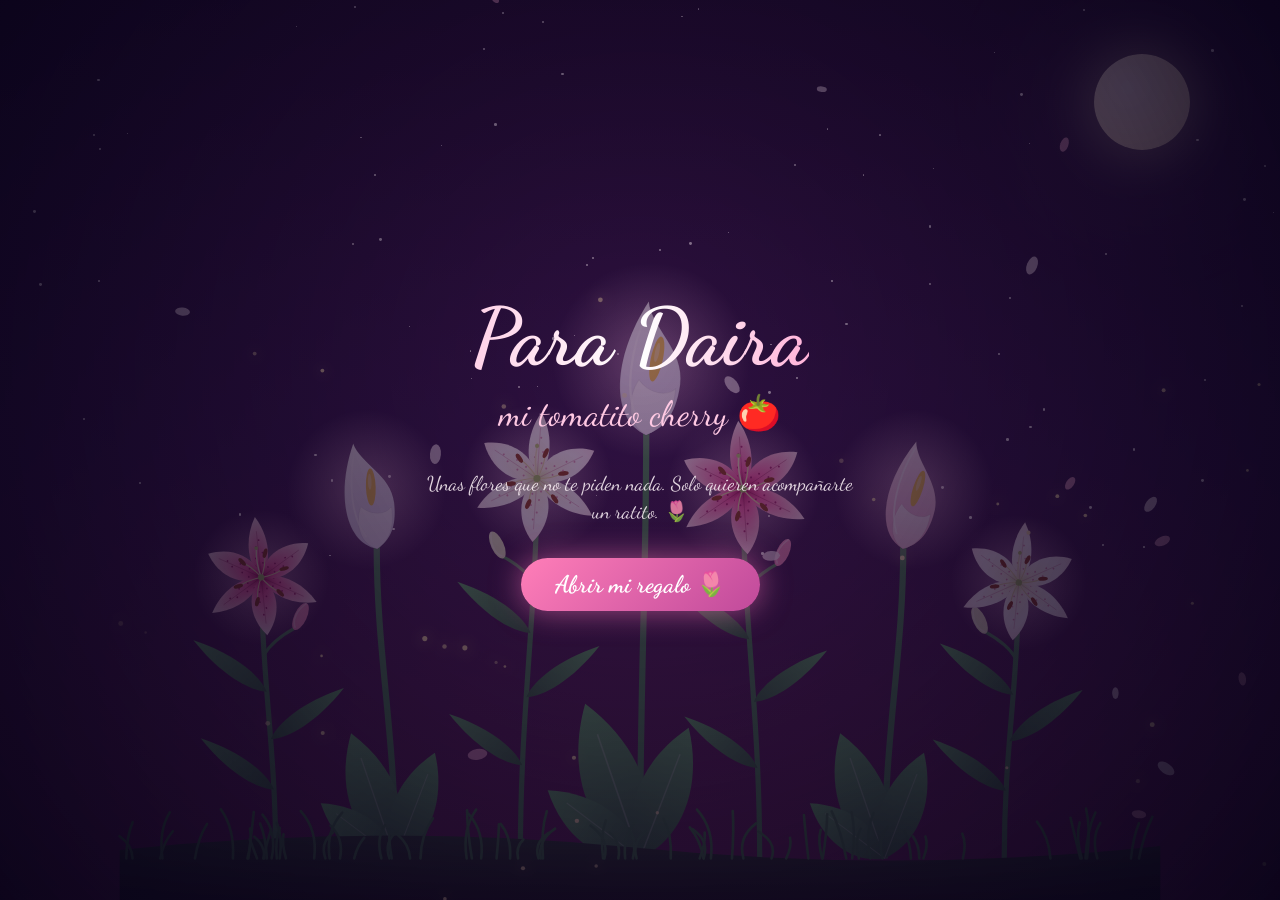
<file: para-daira (1).html>
<!doctype html>
<html lang="es">
<head>
<meta charset="utf-8">
<meta name="viewport" content="width=device-width,initial-scale=1">
<title>Para Daira 🌷</title>
<link href="https://fonts.googleapis.com/css2?family=Dancing+Script:wght@500;700&display=swap" rel="stylesheet">
<style>
  *{box-sizing:border-box}
  html,body{margin:0;height:100%;overflow:hidden}
  body{
    background:linear-gradient(#0a051f 0%,#241040 50%,#5b2050 100%);
    font-family:"Dancing Script","Segoe Script","Brush Script MT",cursive;
    color:#fff5fa;
  }
  #sky{position:absolute;inset:0;z-index:0}
  .star{position:absolute;background:#fff;border-radius:50%;animation:twinkle var(--t) ease-in-out infinite alternate;animation-delay:var(--dl)}
  @keyframes twinkle{from{opacity:.1;transform:scale(.7)}to{opacity:.95;transform:scale(1.2)}}
  .moon{
    position:absolute;z-index:1;top:6vh;right:7vw;width:clamp(50px,8vw,96px);aspect-ratio:1;border-radius:50%;
    background:radial-gradient(circle at 35% 35%,#fffdf0,#f3e9c8 60%,#d9cfae);
    box-shadow:0 0 40px 12px rgba(255,244,200,.35),0 0 120px 40px rgba(255,220,240,.15);
    animation:moonGlow 6s ease-in-out infinite alternate;
  }
  @keyframes moonGlow{from{filter:brightness(.95)}to{filter:brightness(1.1)}}
  #fx{position:absolute;inset:0;z-index:3;pointer-events:none}

  #garden{position:absolute;left:0;bottom:0;width:100%;height:74vh;z-index:2}
  #garden:not(.go) *{animation-play-state:paused!important}

  .stem{fill:none;stroke:#3b8c49;stroke-dasharray:1;stroke-dashoffset:1;
        animation:draw 2.2s cubic-bezier(.3,.6,.3,1) both;animation-delay:var(--d)}
  @keyframes draw{to{stroke-dashoffset:0}}

  .plant{transform-box:view-box;animation:sway var(--dur) ease-in-out infinite alternate;animation-delay:var(--sd)}
  @keyframes sway{from{transform:rotate(-1.4deg)}to{transform:rotate(1.4deg)}}

  .grow{transform-box:view-box;transform-origin:0px 0px;animation:pop 1.2s cubic-bezier(.2,.9,.3,1.1) both;animation-delay:var(--d)}
  @keyframes pop{from{transform:scale(0)}to{transform:scale(1)}}

  .cbloom{transform-box:view-box;transform-origin:50px 125px;animation:callaOpen 1.9s cubic-bezier(.2,.9,.3,1.15) both;animation-delay:var(--d)}
  @keyframes callaOpen{from{transform:scale(.04) rotate(-25deg)}to{transform:scale(1) rotate(0)}}

  .petal{transform-box:view-box;transform-origin:0px 0px;
         animation:petalOpen 1.5s cubic-bezier(.25,1.2,.4,1) both;
         animation-delay:calc(var(--d) + var(--i) * .12s)}
  @keyframes petalOpen{from{transform:scale(.02);opacity:0}to{transform:scale(1);opacity:1}}

  .stamens{transform-box:view-box;transform-origin:0px 0px;animation:petalOpen 1.2s ease-out both;animation-delay:var(--d)}

  .halo{animation:halo 4s ease-in-out infinite alternate;animation-delay:var(--d)}
  @keyframes halo{from{opacity:0}30%{opacity:.3}to{opacity:.65}}

  .head{cursor:pointer;transition:filter .3s}
  .head:hover{filter:drop-shadow(0 0 12px #ffd6ec) brightness(1.05)}

  .blade{fill:none;stroke:#2f7d3b;stroke-width:2.5;stroke-linecap:round;transform-box:view-box;
         animation:grassUp 1.4s ease-out both,windy 3s ease-in-out infinite alternate;
         animation-delay:var(--d),calc(var(--d) + 1.4s)}
  @keyframes grassUp{from{transform:scaleY(0)}to{transform:scaleY(1)}}
  @keyframes windy{from{transform:rotate(-3deg)}to{transform:rotate(3deg)}}

  #card{
    position:absolute;z-index:4;top:5vh;left:50%;transform:translateX(-50%);
    width:min(88vw,680px);padding:22px 26px;text-align:center;border-radius:24px;
    background:rgba(255,255,255,.07);backdrop-filter:blur(8px);-webkit-backdrop-filter:blur(8px);
    border:1px solid rgba(255,255,255,.16);box-shadow:0 10px 50px rgba(0,0,0,.3);
    opacity:0;transition:opacity 1.2s;
  }
  #card.in{opacity:1}
  #msg{margin:0;font-weight:500;font-size:clamp(1.3rem,3.6vw,2rem);line-height:1.45;
       transition:opacity .5s,filter .5s,transform .5s}
  #msg.out{opacity:0;filter:blur(6px);transform:translateY(8px)}

  #next{
    position:absolute;z-index:5;bottom:2.5vh;left:50%;transform:translateX(-50%);
    font:700 1.1rem "Dancing Script",cursive;color:#fff;border:1px solid rgba(255,255,255,.35);
    background:rgba(255,255,255,.12);padding:8px 20px;border-radius:999px;cursor:pointer;
    backdrop-filter:blur(6px);opacity:0;transition:opacity 1.2s,background .3s;
  }
  #next.in{opacity:1}
  #next:hover{background:rgba(255,255,255,.25)}
  #sign{position:absolute;z-index:4;right:4vw;bottom:2.5vh;font-size:1.3rem;opacity:0;transition:opacity 2s;color:#ffd6ec;text-shadow:0 0 10px rgba(255,150,200,.6)}
  #sign.in{opacity:.9}

  #intro{
    position:absolute;inset:0;z-index:10;display:flex;flex-direction:column;align-items:center;justify-content:center;
    text-align:center;padding:24px;background:radial-gradient(circle at 50% 40%,rgba(60,20,70,.55),rgba(8,3,24,.95));
    transition:opacity 1.6s;
  }
  #intro.hide{opacity:0;pointer-events:none}
  #intro h1{font-size:clamp(2.6rem,9vw,5rem);margin:0;font-weight:700;
    background:linear-gradient(90deg,#ffd1e8,#fff,#ffb3d9);-webkit-background-clip:text;background-clip:text;color:transparent;
    animation:floaty 4s ease-in-out infinite alternate}
  #intro .sub{font-size:clamp(1.4rem,4.5vw,2.2rem);margin:.2em 0 1em;color:#ffc9e3}
  #intro .small{max-width:440px;font-size:1.25rem;opacity:.85;margin:0 0 1.6em;line-height:1.4}
  #open{
    font:700 1.5rem "Dancing Script",cursive;color:#fff;cursor:pointer;border:none;padding:12px 34px;border-radius:999px;
    background:linear-gradient(135deg,#ff7eb8,#c04a9b);box-shadow:0 0 30px rgba(255,120,190,.55);
    animation:pulse 2.2s ease-in-out infinite;
  }
  @keyframes pulse{0%,100%{transform:scale(1)}50%{transform:scale(1.07)}}
  @keyframes floaty{from{transform:translateY(-6px)}to{transform:translateY(6px)}}
</style>
</head>
<body>

<div id="sky"></div>
<div class="moon"></div>

<svg id="garden" viewBox="0 0 1000 640" preserveAspectRatio="xMidYMax meet" aria-label="Alcatraces y lirios">
  <defs>
    <linearGradient id="gCallaW" x1="0" y1="0" x2="0" y2="1"><stop offset="0" stop-color="#ffffff"/><stop offset="1" stop-color="#dcd6ee"/></linearGradient>
    <linearGradient id="gCallaF" x1="0" y1="0" x2="0" y2="1"><stop offset="0" stop-color="#ffffff"/><stop offset="1" stop-color="#f1ecfa"/></linearGradient>
    <linearGradient id="gCallaP" x1="0" y1="0" x2="0" y2="1"><stop offset="0" stop-color="#fff0f7"/><stop offset="1" stop-color="#eeaccd"/></linearGradient>
    <linearGradient id="gCallaPF" x1="0" y1="0" x2="0" y2="1"><stop offset="0" stop-color="#fff8fb"/><stop offset="1" stop-color="#f8cfe2"/></linearGradient>
    <radialGradient id="gLilyPink" cx="0.5" cy="1" r="1" fx="0.5" fy="1">
      <stop offset="0" stop-color="#b3125a"/><stop offset=".3" stop-color="#ff5fa5"/><stop offset=".75" stop-color="#ffb3d1"/><stop offset="1" stop-color="#ffe6f0"/>
    </radialGradient>
    <radialGradient id="gLilyWhite" cx="0.5" cy="1" r="1" fx="0.5" fy="1">
      <stop offset="0" stop-color="#d9ec9a"/><stop offset=".25" stop-color="#fffbe8"/><stop offset=".7" stop-color="#ffffff"/><stop offset="1" stop-color="#ffe9f2"/>
    </radialGradient>
    <linearGradient id="gLeaf" x1="0" y1="1" x2="0" y2="0"><stop offset="0" stop-color="#276b34"/><stop offset="1" stop-color="#58b862"/></linearGradient>
    <radialGradient id="gHalo"><stop offset="0" stop-color="rgba(255,200,230,.55)"/><stop offset="1" stop-color="rgba(255,200,230,0)"/></radialGradient>
    <linearGradient id="gGround" x1="0" y1="0" x2="0" y2="1"><stop offset="0" stop-color="#18401f"/><stop offset="1" stop-color="#06140b"/></linearGradient>
  </defs>

  <g id="plants"></g>
  <path d="M0 640 L0 592 Q250 565 500 590 T1000 588 L1000 640Z" fill="url(#gGround)"/>
  <g id="grass"></g>
</svg>

<canvas id="fx"></canvas>

<div id="card"><p id="msg"></p></div>
<button id="next">Otro mensaje 💌</button>
<div id="sign"></div>

<div id="intro">
  <h1 id="tTitle"></h1>
  <div class="sub" id="tSub"></div>
  <p class="small">Unas flores que no te piden nada. Solo quieren acompañarte un ratito. 🌷</p>
  <button id="open">Abrir mi regalo 🌷</button>
</div>

<script>
/* ====== PERSONALIZA AQUÍ ====== */
const PARA   = "Daira";
const APODO  = "tomatito cherry";
const FIRMA  = "Con todo mi cariño"; // puedes agregar tu nombre: "Con todo mi cariño, Tu Nombre"

const MSGS = [
  "Hola, mi tomatito cherry. Estas flores no te piden nada, solo quieren acompañarte hoy. 🌷",
  "Tómate todo el tiempo que necesites. No tengo prisa: lo que siento por ti no se acaba por esperar.",
  "No tienes que ser fuerte todos los días. Hoy puedes ser simplemente tú, y eso ya es suficiente.",
  "Gracias por decirme las cosas con honestidad. Eso habla de lo valiosa que eres.",
  "Los días difíciles también terminan. Aunque hoy no lo parezca, estás haciendo más de lo que crees.",
  "Tu espacio es tuyo y lo respeto con todo mi corazón. Esto es solo un abrazo a distancia. 🤍",
  "Eres mi tomatito cherry favorito del universo entero. 🍅",
  "Pase lo que pase en tu cabeza hoy, tu corazón sigue siendo de lo más bonito que conozco.",
  "No tienes que responder esto. Solo quería que supieras que alguien piensa en ti con mucho cariño.",
  "Respira hondo. Un paso a la vez. Ya has superado el 100% de tus días difíciles. 💗",
  "Cuando quieras hablar, aquí estoy. Cuando quieras silencio, también aquí estoy.",
  "Mereces descanso, cariño y cosas bonitas, y no tienes que ganártelos. 🌸"
];
/* ================================ */

document.getElementById('tTitle').textContent = "Para " + PARA;
document.getElementById('tSub').textContent = "mi " + APODO + " 🍅";
document.getElementById('sign').textContent = FIRMA + " ♥";

const NS = 'http://www.w3.org/2000/svg';
const rnd = (a,b)=>a+Math.random()*(b-a);
function h(tag, attrs, parent){
  const e = document.createElementNS(NS, tag);
  for(const k in (attrs||{})) e.setAttribute(k, attrs[k]);
  if(parent) parent.appendChild(e);
  return e;
}

/* ---------- estrellas ---------- */
const sky = document.getElementById('sky');
for(let i=0;i<90;i++){
  const s = document.createElement('div');
  const sz = rnd(1,3);
  s.className = 'star';
  s.style.cssText = `left:${rnd(0,100)}%;top:${rnd(0,62)}%;width:${sz}px;height:${sz}px;--t:${rnd(1.5,4)}s;--dl:${rnd(0,4)}s`;
  sky.appendChild(s);
}

/* ---------- jardín ---------- */
const BASE = 600;
const garden = document.getElementById('garden');
const gPlants = document.getElementById('plants');

const plants = [
  {kind:'lily',  x:150, top:330, bend:-14, s:.62, tilt:-6,  delay:.2,  tone:'pink'},
  {kind:'calla', x:265, top:300, bend:-18, s:.85, tilt:-10, delay:.5,  tone:'white'},
  {kind:'lily',  x:385, top:235, bend:16,  s:.68, tilt:4,   delay:.8,  tone:'white'},
  {kind:'calla', x:500, top:190, bend:6,   s:1.05,tilt:4,   delay:1.1, tone:'white'},
  {kind:'lily',  x:615, top:245, bend:-16, s:.70, tilt:-4,  delay:1.4, tone:'pink'},
  {kind:'calla', x:735, top:300, bend:18,  s:.85, tilt:10,  delay:1.7, tone:'pink'},
  {kind:'lily',  x:850, top:335, bend:14,  s:.62, tilt:6,   delay:2.0, tone:'white'}
];

function bez(P,t){
  const u=1-t;
  return {
    x:u*u*u*P[0].x+3*u*u*t*P[1].x+3*u*t*t*P[2].x+t*t*t*P[3].x,
    y:u*u*u*P[0].y+3*u*u*t*P[1].y+3*u*t*t*P[2].y+t*t*t*P[3].y
  };
}

plants.forEach((c,i)=>{
  const hx = c.x + c.bend, d = BASE - c.top, sd = c.delay;
  const P = [{x:c.x,y:BASE},{x:c.x,y:BASE-d*.4},{x:hx,y:c.top+d*.35},{x:hx,y:c.top}];
  const pl = h('g',{class:'plant',style:`transform-origin:${c.x}px ${BASE}px;--sd:${-i*0.7}s;--dur:${5+(i%3)}s`},gPlants);

  // tallo
  h('path',{
    class:'stem',pathLength:1,
    d:`M${P[0].x} ${P[0].y} C${P[1].x} ${P[1].y} ${P[2].x} ${P[2].y} ${P[3].x} ${P[3].y}`,
    style:`--d:${sd}s;stroke-width:${c.kind==='calla'?6:5}`
  },pl);

  if(c.kind==='calla'){
    // hojas grandes en la base
    const lg = h('g',{transform:`translate(${c.x} ${BASE})`},pl);
    [[-18,1],[22,.85],[-52,.7]].forEach(([rot,sc],k)=>{
      const w = h('g',{transform:`rotate(${rot}) scale(${sc*c.s})`},lg);
      const a = h('g',{class:'grow',style:`--d:${sd+.5+k*.2}s`},w);
      h('path',{d:'M0 0 C-34 -30 -44 -90 -4 -150 C34 -96 34 -36 0 0Z',fill:'url(#gLeaf)'},a);
      h('path',{d:'M0 0 L-2 -120',stroke:'rgba(255,255,255,.25)','stroke-width':1.5,fill:'none'},a);
    });

    // flor alcatraz
    const head = h('g',{class:'head','data-i':i,
      transform:`translate(${hx} ${c.top}) rotate(${c.tilt}) scale(${c.s}) translate(-50 -125)`},pl);
    h('circle',{cx:50,cy:60,r:90,fill:'url(#gHalo)',class:'halo',style:`--d:${sd+2.4}s`},head);
    const b = h('g',{class:'cbloom',style:`--d:${sd+1.9}s`},head);
    const pink = c.tone==='pink';
    h('path',{d:'M50 128 C16 116 14 60 44 6 C48 30 80 48 78 80 C76 110 64 122 50 128Z',
      fill:pink?'url(#gCallaP)':'url(#gCallaW)',stroke:'rgba(0,0,0,.08)','stroke-width':1},b);
    h('ellipse',{cx:55,cy:58,rx:5.5,ry:21,fill:'#f6c945',transform:'rotate(8 55 58)'},b);
    h('ellipse',{cx:54,cy:52,rx:2,ry:9,fill:'rgba(255,255,255,.35)',transform:'rotate(8 55 58)'},b);
    h('path',{d:'M50 128 C32 120 30 96 40 78 C50 90 66 92 74 84 C74 108 64 122 50 128Z',
      fill:pink?'url(#gCallaPF)':'url(#gCallaF)',stroke:'rgba(0,0,0,.06)','stroke-width':1},b);
    h('path',{d:'M44 14 C30 50 28 90 40 112',stroke:'rgba(255,255,255,.75)','stroke-width':2,fill:'none','stroke-linecap':'round'},b);
  } else {
    // hojas lanceoladas a lo largo del tallo
    [.22,.4,.58].forEach((t,k)=>{
      const p = bez(P,t), side = k%2 ? 1 : -1;
      const w = h('g',{transform:`translate(${p.x} ${p.y}) rotate(${side*55})`},pl);
      const a = h('g',{class:'grow',style:`--d:${sd+.4+k*.25}s`},w);
      h('path',{d:'M0 0 C-9 -14 -12 -46 0 -86 C12 -46 9 -14 0 0Z',fill:'url(#gLeaf)'},a);
    });
    // capullo lateral
    const bp = bez(P,.72), sdir = c.bend>=0 ? -1 : 1;
    const bx = bp.x + sdir*30, by = bp.y - 26;
    h('path',{class:'stem',pathLength:1,d:`M${bp.x} ${bp.y} Q${bp.x+sdir*8} ${bp.y-14} ${bx} ${by}`,
      style:`--d:${sd+1.2}s;stroke-width:3`},pl);
    const bw = h('g',{transform:`translate(${bx} ${by}) rotate(${sdir*25})`},pl);
    const ba = h('g',{class:'grow',style:`--d:${sd+2.2}s`},bw);
    h('ellipse',{cx:0,cy:-12,rx:6,ry:14,fill:c.tone==='pink'?'#f48fb9':'#e5f0c0'},ba);
    h('path',{d:'M0 0 C-6 -6 -6 -16 0 -26',stroke:'rgba(255,255,255,.4)','stroke-width':1.5,fill:'none'},ba);

    // flor lirio
    const head = h('g',{class:'head','data-i':i,
      transform:`translate(${hx} ${c.top}) rotate(${c.tilt}) scale(${c.s})`},pl);
    h('circle',{cx:0,cy:0,r:105,fill:'url(#gHalo)',class:'halo',style:`--d:${sd+2.4}s`},head);
    const pink = c.tone==='pink';
    const fillP = pink ? 'url(#gLilyPink)' : 'url(#gLilyWhite)';
    const spot  = pink ? '#9c1458' : '#d98aa8';
    const vein  = pink ? 'rgba(120,10,60,.35)' : 'rgba(200,120,150,.45)';
    const spots = [[-5,-30],[6,-38],[-3,-48],[5,-22],[-7,-18],[2,-58]];

    const mkPetal = (ang,k,wide)=>{
      const g1 = h('g',{transform:`rotate(${ang})`},head);
      const pg = h('g',{class:'petal',style:`--i:${k};--d:${sd+1.9}s`},g1);
      h('path',{d: wide ? 'M0 0 C-23 -18 -28 -58 0 -90 C28 -58 23 -18 0 0Z'
                        : 'M0 0 C-17 -18 -22 -58 0 -94 C22 -58 17 -18 0 0Z',
        fill:fillP,stroke:'rgba(0,0,0,.05)','stroke-width':.8},pg);
      h('path',{d:'M0 -4 L0 -72',stroke:vein,'stroke-width':1.2,fill:'none'},pg);
      spots.forEach(([sx,sy])=>h('circle',{cx:sx,cy:sy,r:1.4,fill:spot,opacity:.85},pg));
    };
    [0,120,240].forEach((a,k)=>mkPetal(a,k,false));
    [60,180,300].forEach((a,k)=>mkPetal(a,k+3,true));

    // estambres
    const st = h('g',{class:'stamens',style:`--d:${sd+1.9+.9}s`},head);
    [15,75,135,195,255,315].forEach(a=>{
      const sg = h('g',{transform:`rotate(${a})`},st);
      h('path',{d:'M0 0 Q4 -18 0 -36',stroke:'#e9e3a0','stroke-width':1.6,fill:'none'},sg);
      h('ellipse',{cx:0,cy:-38,rx:3.2,ry:7.5,fill:'#8a3b12',transform:'rotate(6 0 -38)'},sg);
    });
    h('path',{d:'M0 0 Q-6 -24 -3 -44',stroke:'#f3ecbf','stroke-width':2.2,fill:'none'},st);
    h('circle',{cx:-3,cy:-46,r:3,fill:'#b9d36c'},st);
    h('circle',{cx:0,cy:0,r:5,fill:'#9fc65a'},st);
  }
});

// pasto
const gGrass = document.getElementById('grass');
for(let i=0;i<70;i++){
  const x = rnd(0,1000), hh = rnd(18,48);
  h('path',{
    class:'blade',
    d:`M${x} ${BASE} Q${x+rnd(-6,6)} ${BASE-hh*.6} ${x+rnd(-14,14)} ${BASE-hh}`,
    style:`transform-origin:${x}px ${BASE}px;--d:${rnd(.2,3)}s`
  },gGrass);
}

function fit(){
  garden.setAttribute('viewBox', innerWidth/innerHeight < .85 ? '190 0 620 640' : '0 0 1000 640');
}

/* ---------- mensajes ---------- */
const card = document.getElementById('card');
const msg  = document.getElementById('msg');
const nextBtn = document.getElementById('next');
const sign = document.getElementById('sign');
let cur = -1, timer = null;

function show(i){
  cur = i;
  msg.classList.add('out');
  setTimeout(()=>{ msg.textContent = MSGS[i]; msg.classList.remove('out'); }, 450);
  card.classList.add('in');
}
function nextMsg(){ show((cur+1) % MSGS.length); }
function startCycle(){ clearInterval(timer); timer = setInterval(nextMsg, 8000); }

nextBtn.addEventListener('click', ()=>{ nextMsg(); startCycle(); });

document.getElementById('open').addEventListener('click', ()=>{
  document.getElementById('intro').classList.add('hide');
  setTimeout(()=>garden.classList.add('go'), 500);
  setTimeout(()=>{ show(0); startCycle(); nextBtn.classList.add('in'); }, 5200);
  setTimeout(()=>sign.classList.add('in'), 11000);
});

garden.addEventListener('click', e=>{
  const head = e.target.closest('.head');
  if(head){
    const i = +head.dataset.i;
    show(1 + (i % (MSGS.length-1)));
    startCycle();
  }
});
document.addEventListener('pointerdown', e=>{
  if(e.target.closest('button')) return;
  burst(e.clientX, e.clientY);
});

/* ---------- partículas: luciérnagas, pétalos, explosiones ---------- */
const cv = document.getElementById('fx'), cx = cv.getContext('2d');
let W, H, dpr;
function rs(){
  dpr = Math.min(devicePixelRatio||1, 2);
  W = innerWidth; H = innerHeight;
  cv.width = W*dpr; cv.height = H*dpr;
  cx.setTransform(dpr,0,0,dpr,0,0);
  fit();
}
addEventListener('resize', rs); rs();

const flies = Array.from({length:38},()=>({
  x:rnd(0,innerWidth), y:rnd(innerHeight*.3,innerHeight),
  vx:rnd(-.2,.2), vy:rnd(-.25,.1), p:rnd(0,6.28), s:rnd(1.2,2.6)
}));
function newPetal(init){
  return {
    x:rnd(0,innerWidth), y:init?rnd(-innerHeight,innerHeight):-20,
    vy:rnd(.4,1.1), vx:rnd(-.3,.4), r:rnd(5,10), a:rnd(0,6.28), va:rnd(-.02,.02),
    sw:rnd(0,6.28), c:Math.random()<.5?'255,182,213':'255,244,250'
  };
}
const petals = Array.from({length:26},()=>newPetal(true));
const bursts = [];
function burst(x,y){
  const em = ['💗','🌸','✨','🤍','🍅'];
  for(let i=0;i<16;i++){
    const a = rnd(0,6.28), sp = rnd(1.5,5);
    bursts.push({x,y,vx:Math.cos(a)*sp,vy:Math.sin(a)*sp-2,l:1,e:em[i%em.length],sz:rnd(14,26)});
  }
}
function loop(){
  cx.clearRect(0,0,W,H);
  for(const f of flies){
    f.x += f.vx + Math.sin(f.p)*.15; f.y += f.vy; f.p += .02;
    if(f.y<-10) f.y = H+10;
    if(f.x<-10) f.x = W+10;
    if(f.x>W+10) f.x = -10;
    const al = .35 + .65*Math.abs(Math.sin(f.p*1.3));
    cx.shadowColor = 'rgba(255,235,150,1)'; cx.shadowBlur = 14;
    cx.fillStyle = `rgba(255,240,170,${al})`;
    cx.beginPath(); cx.arc(f.x,f.y,f.s,0,6.28); cx.fill();
  }
  cx.shadowBlur = 0;
  for(const p of petals){
    p.sw += .02; p.x += p.vx + Math.sin(p.sw)*.6; p.y += p.vy; p.a += p.va;
    if(p.y>H+20) Object.assign(p,newPetal(false));
    cx.save(); cx.translate(p.x,p.y); cx.rotate(p.a);
    cx.fillStyle = `rgba(${p.c},.8)`;
    cx.beginPath(); cx.ellipse(0,0,p.r,p.r*.55,0,0,6.28); cx.fill();
    cx.restore();
  }
  for(let i=bursts.length-1;i>=0;i--){
    const b = bursts[i];
    b.x += b.vx; b.y += b.vy; b.vy += .08; b.l -= .012;
    if(b.l<=0){ bursts.splice(i,1); continue; }
    cx.globalAlpha = Math.max(b.l,0);
    cx.font = `${b.sz}px serif`;
    cx.fillText(b.e,b.x,b.y);
  }
  cx.globalAlpha = 1;
  requestAnimationFrame(loop);
}
loop();
</script>
</body>
</html>
</file>
<file: flores-fin-de-semana/style.css>
:root {
  --rosa: #ff5fa2;
  --rosa-claro: #ffc2de;
  --morado: #2a0f4a;
}

* { box-sizing: border-box; margin: 0; padding: 0; }

html, body {
  height: 100%;
  overflow: hidden;
  font-family: 'Quicksand', system-ui, sans-serif;
  color: #fff;
  background: radial-gradient(ellipse at 50% 20%, #3b1466 0%, #1a0836 55%, #080212 100%);
}

/* ---------- Fondo aurora ---------- */
.aurora {
  position: fixed;
  width: 60vmax; height: 60vmax;
  border-radius: 50%;
  filter: blur(80px);
  opacity: .35;
  mix-blend-mode: screen;
  animation: deriva 18s ease-in-out infinite alternate;
}
.a1 { background: #ff3d8b; top: -20vmax; left: -15vmax; }
.a2 { background: #7c3aed; bottom: -25vmax; right: -15vmax; animation-delay: -6s; }
.a3 { background: #22d3ee; top: 20vmax; left: 30vw; opacity: .18; animation-delay: -12s; }

@keyframes deriva {
  0%   { transform: translate(0, 0) scale(1) rotate(0deg); }
  50%  { transform: translate(8vmax, 5vmax) scale(1.2) rotate(40deg); }
  100% { transform: translate(-6vmax, 9vmax) scale(.9) rotate(-30deg); }
}

/* ---------- Luna ---------- */
.moon {
  position: fixed;
  top: 5vh; right: 7vw;
  width: clamp(50px, 9vw, 110px);
  aspect-ratio: 1;
  border-radius: 50%;
  background: radial-gradient(circle at 35% 35%, #fffbe8, #ffe9a8 60%, #f5c96b);
  box-shadow: 0 0 40px 10px rgba(255, 233, 168, .45), 0 0 120px 40px rgba(255, 233, 168, .18);
  animation: lunaPulso 5s ease-in-out infinite;
  z-index: 1;
}
@keyframes lunaPulso {
  50% { box-shadow: 0 0 60px 18px rgba(255, 233, 168, .6), 0 0 160px 60px rgba(255, 233, 168, .25); }
}

#fx {
  position: fixed; inset: 0;
  width: 100%; height: 100%;
  z-index: 5;
  pointer-events: none;
}

/* ---------- Intro ---------- */
#intro {
  position: fixed; inset: 0;
  z-index: 50;
  display: flex; flex-direction: column;
  align-items: center; justify-content: center;
  gap: 1.4rem;
  text-align: center;
  padding: 1.5rem;
  background: radial-gradient(circle at 50% 40%, #4a1a7a, #10031f 80%);
  transition: opacity 1.4s ease, visibility 1.4s ease, transform 1.4s ease;
}
#intro.fuera { opacity: 0; visibility: hidden; transform: scale(1.3); }
#intro p { font-family: 'Great Vibes', cursive; font-size: clamp(2rem, 7vw, 3.4rem); text-shadow: 0 0 20px var(--rosa); }
.intro-heart { font-size: 5rem; animation: latido 1.1s ease-in-out infinite; filter: drop-shadow(0 0 25px var(--rosa)); }

@keyframes latido {
  0%, 100% { transform: scale(1); }
  15% { transform: scale(1.3); }
  30% { transform: scale(1); }
  45% { transform: scale(1.22); }
}

#abrir {
  font: 600 1.1rem 'Quicksand', sans-serif;
  color: #fff;
  padding: .95rem 2rem;
  border: none; border-radius: 999px;
  cursor: pointer;
  background: linear-gradient(135deg, #ff5fa2, #b14cff, #ff5fa2);
  background-size: 250% 250%;
  animation: fluye 3s linear infinite, latido 1.8s ease-in-out infinite;
  box-shadow: 0 0 30px rgba(255, 95, 162, .8);
}
@keyframes fluye { to { background-position: 250% 50%; } }

/* ---------- Textos ---------- */
#escena { position: fixed; inset: 0; z-index: 10; }

.titulo, .te-amo, .mensaje { position: absolute; left: 0; right: 0; text-align: center; padding: 0 1rem; }

.titulo {
  top: 5vh;
  font-family: 'Great Vibes', cursive;
  font-weight: 400;
  font-size: clamp(2.2rem, 8vw, 5rem);
  line-height: 1.1;
  background: linear-gradient(90deg, #fff, #ffc2de, #ff5fa2, #ffc2de, #fff);
  background-size: 300% 100%;
  -webkit-background-clip: text; background-clip: text;
  -webkit-text-fill-color: transparent;
  animation: brillo 4s linear infinite;
  filter: drop-shadow(0 0 14px rgba(255, 95, 162, .8));
}
@keyframes brillo { to { background-position: -300% 0; } }

.te-amo {
  top: calc(5vh + clamp(3rem, 10vw, 6.5rem));
  font-family: 'Great Vibes', cursive;
  font-weight: 400;
  font-size: clamp(2.6rem, 11vw, 7rem);
  color: #ff5fa2;
  text-shadow: 0 0 20px #ff5fa2, 0 0 50px #ff1f7a, 0 0 90px #ff1f7a;
  opacity: 0;
  transform: scale(.2) rotate(-8deg);
}
.te-amo.entra { animation: teAmo 1.6s cubic-bezier(.34, 1.56, .64, 1) forwards, latido 1.6s 1.6s ease-in-out infinite; }
@keyframes teAmo { to { opacity: 1; transform: scale(1) rotate(0deg); } }

.mensaje {
  top: calc(5vh + clamp(8rem, 24vw, 15rem));
  font-size: clamp(1rem, 3.6vw, 1.5rem);
  font-weight: 600;
  min-height: 2.6em;
  color: var(--rosa-claro);
  text-shadow: 0 0 12px rgba(255, 95, 162, .8);
  opacity: 0;
}
.mensaje.ver { animation: msgVida 4.6s ease-in-out forwards; }
@keyframes msgVida {
  0%   { opacity: 0; transform: translateY(20px) scale(.9); filter: blur(8px); }
  15%  { opacity: 1; transform: translateY(0) scale(1); filter: blur(0); }
  85%  { opacity: 1; transform: translateY(0) scale(1); filter: blur(0); }
  100% { opacity: 0; transform: translateY(-20px) scale(1.05); filter: blur(8px); }
}

/* ---------- Jardín ---------- */
#jardin { position: absolute; inset: 0; pointer-events: none; }

.flower {
  position: absolute;
  bottom: 3vh;
  left: var(--x);
  width: 0;
  height: var(--h);
  transform-origin: bottom center;
  animation: sway 4s ease-in-out infinite alternate;
  animation-delay: var(--d);
  pointer-events: auto;
  cursor: pointer;
}
@keyframes sway {
  from { transform: rotate(-3.5deg); }
  to   { transform: rotate(3.5deg); }
}

.stem {
  position: absolute;
  bottom: 0; left: -2.5px;
  width: 5px; height: 100%;
  border-radius: 5px;
  background: linear-gradient(to top, #0f5a2b, #34d072);
  box-shadow: 0 0 12px rgba(52, 208, 114, .5);
  transform: scaleY(0);
  transform-origin: bottom;
}
.go .stem { animation: crece 2.2s cubic-bezier(.2, .8, .2, 1) forwards; animation-delay: var(--d); }
@keyframes crece { to { transform: scaleY(1); } }

.leaf {
  position: absolute;
  width: 34px; height: 16px;
  background: linear-gradient(135deg, #34d072, #0f5a2b);
  border-radius: 0 100% 0 100%;
  transform: scale(0);
}
.leaf.izq { right: 2px; transform-origin: 100% 100%; --rot: -25deg; border-radius: 100% 0 100% 0; }
.leaf.der { left: 2px; transform-origin: 0 100%; --rot: 25deg; }
.go .leaf { animation: hoja 1.2s cubic-bezier(.34, 1.56, .64, 1) forwards; animation-delay: calc(var(--d) + 1.2s); }
@keyframes hoja { to { transform: scale(1) rotate(var(--rot)); } }

.head {
  position: absolute;
  top: 0; left: 0;
  width: var(--s); height: var(--s);
  margin: calc(var(--s) / -2) 0 0 calc(var(--s) / -2);
  transform: scale(0) rotate(-120deg);
  filter: drop-shadow(0 0 14px rgba(255, 120, 190, .85));
}
.head svg { width: 100%; height: 100%; overflow: visible; animation: giraLento 18s linear infinite; }
.go .head { animation: florece 1.8s cubic-bezier(.34, 1.56, .64, 1) forwards; animation-delay: calc(var(--d) + 1.8s); }
@keyframes florece { to { transform: scale(1) rotate(0deg); } }
@keyframes giraLento { to { transform: rotate(360deg); } }
.head.calla svg { animation: none; }
.head.calla { animation-name: florece; }

.flower:hover .head { filter: drop-shadow(0 0 28px #fff) brightness(1.15); }

/* ---------- Pasto ---------- */
.pasto {
  position: absolute;
  left: 0; right: 0; bottom: 0;
  height: 6vh;
  background: linear-gradient(to top, #04170c, #0d4a24);
  box-shadow: 0 -10px 40px rgba(52, 208, 114, .25);
  border-radius: 50% 50% 0 0 / 100% 100% 0 0;
}

/* ---------- Botón música ---------- */
#musica-btn {
  position: fixed;
  bottom: 14px; right: 14px;
  z-index: 40;
  width: 50px; height: 50px;
  border-radius: 50%;
  border: 1px solid rgba(255, 255, 255, .35);
  background: rgba(255, 255, 255, .12);
  backdrop-filter: blur(8px);
  color: #fff; font-size: 1.4rem;
  cursor: pointer;
  display: none;
}
#musica-btn.on { display: block; animation: latido 1.4s ease-in-out infinite; }
#musica-btn.mute { opacity: .5; animation: none; }

@media (prefers-reduced-motion: reduce) {
  .aurora, .moon, .head svg { animation: none; }
}
</file>
<file: ramo-3d/css/style.css>
/* ============================================================
   Ramo 3D de lirios y alcatraces
   (estilos del botón, fondo y mensajes; el ramo se dibuja en canvas)
   ============================================================ */

html, body { height: 100%; margin: 0; overflow: hidden; }

body {
  background: #0a0a0a;
  background-image: linear-gradient(#131313 1px, transparent 1px), linear-gradient(to right, #131313 1px, transparent 1px);
  background-size: 3.3333333333vmin 3.3333333333vmin;
  font-family: 'Montserrat', 'Arial Black', Arial, sans-serif;
  color: #fff;
}

/* ---------- Botón de inicio (igual que el original) ---------- */
.container .button {
  font-size: 1.4em;
  padding: 0.6em 0.8em;
  border-radius: 0.5em;
  border: none;
  background-color: #000;
  color: #fff;
  cursor: pointer;
  box-shadow: 2px 2px 3px #000000b4;
  font-family: inherit;
  font-weight: 600;
}
@media (min-width: 1025px) {
  .container .button { font-size: 2.2em; padding: 1em 1.5em; }
}
.container {
  position: relative;
  padding: 3px;
  background: linear-gradient(90deg, #03a9f4, #f441a5);
  border-radius: 0.9em;
  transition: all 0.4s ease;
}
.container::before {
  content: "";
  position: absolute;
  inset: 0;
  margin: auto;
  border-radius: 0.9em;
  z-index: -10;
  filter: blur(0);
  transition: filter 0.4s ease;
}
.container:hover::before { background: linear-gradient(90deg, #03a9f4, #f441a5); filter: blur(1.2em); }
.container:active::before { filter: blur(0.2em); }

/* ---------- Lienzos ---------- */
#galaxy-canvas, #ramo-canvas {
  position: fixed;
  top: 0; left: 0;
  width: 100vw; height: 100vh;
  display: none;
}
#galaxy-canvas {
  pointer-events: none;
  z-index: 10;
  opacity: 0;
  transition: opacity 1.5s ease;
}
#ramo-canvas {
  z-index: 20;
  touch-action: none;      /* se puede arrastrar para girar el ramo */
  cursor: grab;
}

/* ---------- Mensajes ---------- */
.flower-message {
  position: fixed;
  top: 50%;
  left: 57vw;
  width: 38vw;
  transform: translateY(-50%);
  color: #fff;
  font-family: 'Montserrat', 'Arial Black', Arial, sans-serif;
  font-weight: 800;
  text-transform: uppercase;
  letter-spacing: -.5px;
  font-size: 4.6vmin;
  line-height: 1.15;
  text-shadow: 0 0 18px rgba(255, 120, 180, .55);
  z-index: 30;
  opacity: 0;
  transition: opacity .7s;
  display: none;
  pointer-events: none;
}
@media (max-aspect-ratio: 1/1) {
  .flower-message {
    top: auto; bottom: 6vh;
    left: 50%; width: 88vw;
    transform: translateX(-50%);
    text-align: center;
    font-size: 6.4vmin;
  }
}
</file>
<file: se-abrieron/base.css>
/* Estilos base compartidos. Cada jardín define sus colores en tema.css */
:root {
  --acento: #ff5fa2;
  --acento-claro: #ffc2de;
  --glow: #ff1f7a;
  --glow-flor: rgba(255, 120, 190, .85);
  --bg1: #3b1466; --bg2: #1a0836; --bg3: #080212; --bg4: #080212;
  --intro1: #4a1a7a; --intro2: #10031f;
  --a1: #ff3d8b; --a2: #7c3aed; --a3: #22d3ee;
  --astro1: #fffbe8; --astro2: #ffe9a8; --astro3: #f5c96b; --astro-glow: 255, 233, 168;
  --btn1: #ff5fa2; --btn2: #b14cff;
  --u: 1vh;   /* unidad de altura del jardín */
  --k: 1;     /* escala de las flores */
}
@media (max-width: 700px) {
  :root { --u: .66vh; --k: .68; }
  .moon { width: 40px; top: 1.2vh; right: 3vw; opacity: .8; }
}

* { box-sizing: border-box; margin: 0; padding: 0; }

html, body {
  height: 100%;
  overflow: hidden;
  font-family: 'Quicksand', system-ui, sans-serif;
  color: #fff;
  background: linear-gradient(to bottom, var(--bg1) 0%, var(--bg2) 45%, var(--bg3) 80%, var(--bg4) 100%);
}

/* ---------- Fondo aurora ---------- */
.aurora {
  position: fixed;
  width: 60vmax; height: 60vmax;
  border-radius: 50%;
  filter: blur(80px);
  opacity: .35;
  mix-blend-mode: screen;
  animation: deriva 18s ease-in-out infinite alternate;
}
.a1 { background: var(--a1); top: -20vmax; left: -15vmax; }
.a2 { background: var(--a2); bottom: -25vmax; right: -15vmax; animation-delay: -6s; }
.a3 { background: var(--a3); top: 20vmax; left: 30vw; opacity: .18; animation-delay: -12s; }

@keyframes deriva {
  0%   { transform: translate(0, 0) scale(1) rotate(0deg); }
  50%  { transform: translate(8vmax, 5vmax) scale(1.2) rotate(40deg); }
  100% { transform: translate(-6vmax, 9vmax) scale(.9) rotate(-30deg); }
}

/* ---------- Astro (luna o sol) ---------- */
.moon {
  position: fixed;
  top: 5vh; right: 7vw;
  width: clamp(50px, 9vw, 110px);
  aspect-ratio: 1;
  border-radius: 50%;
  background: radial-gradient(circle at 35% 35%, var(--astro1), var(--astro2) 60%, var(--astro3));
  box-shadow: 0 0 40px 10px rgba(var(--astro-glow), .45), 0 0 120px 40px rgba(var(--astro-glow), .18);
  animation: astroPulso 5s ease-in-out infinite;
  z-index: 1;
}
@keyframes astroPulso {
  50% { box-shadow: 0 0 60px 18px rgba(var(--astro-glow), .6), 0 0 160px 60px rgba(var(--astro-glow), .25); }
}

#fx {
  position: fixed; inset: 0;
  width: 100%; height: 100%;
  z-index: 5;
  pointer-events: none;
}

/* ---------- Intro ---------- */
#intro {
  position: fixed; inset: 0;
  z-index: 50;
  display: flex; flex-direction: column;
  align-items: center; justify-content: center;
  gap: 1.4rem;
  text-align: center;
  padding: 1.5rem;
  background: radial-gradient(circle at 50% 40%, var(--intro1), var(--intro2) 80%);
  transition: opacity 1.4s ease, visibility 1.4s ease, transform 1.4s ease;
}
#intro.fuera { opacity: 0; visibility: hidden; transform: scale(1.3); }
#intro p { font-family: 'Great Vibes', cursive; font-size: clamp(2rem, 7vw, 3.4rem); text-shadow: 0 0 20px var(--acento); }
.intro-heart { font-size: 5rem; animation: latido 1.1s ease-in-out infinite; filter: drop-shadow(0 0 25px var(--acento)); }

@keyframes latido {
  0%, 100% { transform: scale(1); }
  15% { transform: scale(1.3); }
  30% { transform: scale(1); }
  45% { transform: scale(1.22); }
}

#abrir {
  font: 600 1.1rem 'Quicksand', sans-serif;
  color: #fff;
  padding: .95rem 2rem;
  border: none; border-radius: 999px;
  cursor: pointer;
  background: linear-gradient(135deg, var(--btn1), var(--btn2), var(--btn1));
  background-size: 250% 250%;
  animation: fluye 3s linear infinite, latido 1.8s ease-in-out infinite;
  box-shadow: 0 0 30px var(--glow);
  text-shadow: 0 1px 6px rgba(0, 0, 0, .35);
}
@keyframes fluye { to { background-position: 250% 50%; } }

/* ---------- Textos ---------- */
#escena { position: fixed; inset: 0; z-index: 10; }

/* Bloque de textos en flujo normal: no se encima aunque el título ocupe 2 líneas */
#textos {
  position: absolute;
  top: 4vh; left: 0; right: 0;
  display: flex; flex-direction: column; align-items: center;
  gap: .15rem;
  padding: 0 1rem;
  text-align: center;
}

.titulo {
  font-family: 'Great Vibes', cursive;
  font-weight: 400;
  font-size: clamp(2rem, 7.4vw, 4.4rem);
  line-height: 1.1;
  background: linear-gradient(90deg, #fff, var(--acento-claro), var(--acento), var(--acento-claro), #fff);
  background-size: 300% 100%;
  -webkit-background-clip: text; background-clip: text;
  -webkit-text-fill-color: transparent;
  animation: brillo 4s linear infinite;
  filter: drop-shadow(0 0 14px var(--glow));
}
@keyframes brillo { to { background-position: -300% 0; } }
.titulo .emo { -webkit-text-fill-color: #fff; color: #fff; font-family: 'Segoe UI Emoji', 'Apple Color Emoji', 'Noto Color Emoji', sans-serif; font-size: .78em; }

.te-amo {
  font-family: 'Great Vibes', cursive;
  font-weight: 400;
  font-size: clamp(2.6rem, 10vw, 6rem);
  color: var(--acento);
  text-shadow: 0 0 20px var(--acento), 0 0 50px var(--glow), 0 0 90px var(--glow);
  opacity: 0;
  transform: scale(.2) rotate(-8deg);
}
.te-amo.entra { animation: teAmo 1.6s cubic-bezier(.34, 1.56, .64, 1) forwards, latido 1.6s 1.6s ease-in-out infinite; }
@keyframes teAmo { to { opacity: 1; transform: scale(1) rotate(0deg); } }

.mensaje {
  font-size: clamp(1rem, 3.6vw, 1.5rem);
  font-weight: 600;
  min-height: 3.4em;
  max-width: 34rem;
  margin-top: .4rem;
  color: #fff;
  text-shadow: 0 0 12px var(--glow), 0 2px 8px rgba(0, 0, 0, .45);
  opacity: 0;
}
.mensaje.ver { animation: msgVida 4.6s ease-in-out forwards; }
@keyframes msgVida {
  0%   { opacity: 0; transform: translateY(20px) scale(.9); filter: blur(8px); }
  15%  { opacity: 1; transform: translateY(0) scale(1); filter: blur(0); }
  85%  { opacity: 1; transform: translateY(0) scale(1); filter: blur(0); }
  100% { opacity: 0; transform: translateY(-20px) scale(1.05); filter: blur(8px); }
}

/* ---------- Jardín ---------- */
#jardin { position: absolute; inset: 0; pointer-events: none; }

.flower {
  position: absolute;
  bottom: 3vh;
  left: var(--x);
  width: 0;
  height: calc(var(--h) * var(--u));
  transform-origin: bottom center;
  animation: sway 4s ease-in-out infinite alternate;
  animation-delay: var(--d);
  pointer-events: auto;
  cursor: pointer;
}
@keyframes sway {
  from { transform: rotate(-3.5deg); }
  to   { transform: rotate(3.5deg); }
}

.stem {
  position: absolute;
  bottom: 0; left: -2.5px;
  width: 5px; height: 100%;
  border-radius: 5px;
  background: linear-gradient(to top, #0f5a2b, #34d072);
  box-shadow: 0 0 12px rgba(52, 208, 114, .5);
  transform: scaleY(0);
  transform-origin: bottom;
}
.go .stem { animation: crece 2.2s cubic-bezier(.2, .8, .2, 1) forwards; animation-delay: var(--d); }
@keyframes crece { to { transform: scaleY(1); } }

.leaf {
  position: absolute;
  width: 34px; height: 16px;
  background: linear-gradient(135deg, #34d072, #0f5a2b);
  border-radius: 0 100% 0 100%;
  transform: scale(0);
}
.leaf.izq { right: 2px; transform-origin: 100% 100%; --rot: -25deg; border-radius: 100% 0 100% 0; }
.leaf.der { left: 2px; transform-origin: 0 100%; --rot: 25deg; }
.go .leaf { animation: hoja 1.2s cubic-bezier(.34, 1.56, .64, 1) forwards; animation-delay: calc(var(--d) + 1.2s); }
@keyframes hoja { to { transform: scale(1) rotate(var(--rot)); } }

.head {
  position: absolute;
  top: 0; left: 0;
  width: calc(var(--s) * var(--k)); height: calc(var(--s) * var(--k));
  margin: calc(var(--s) * var(--k) / -2) 0 0 calc(var(--s) * var(--k) / -2);
  transform: scale(0) rotate(-120deg);
  filter: drop-shadow(0 0 14px var(--glow-flor));
}
.head svg { width: 100%; height: 100%; overflow: visible; animation: giraLento 18s linear infinite; }
.go .head { animation: florece 1.8s cubic-bezier(.34, 1.56, .64, 1) forwards; animation-delay: calc(var(--d) + 1.8s); }
@keyframes florece { to { transform: scale(1) rotate(0deg); } }
@keyframes giraLento { to { transform: rotate(360deg); } }
.head.fija svg { animation: none; }

/* Capullos que se abren: el capullo se desvanece y aparece la flor */
.head.capa svg { animation: none; }
.head.capa .bud, .head.capa .medio, .head.capa .bloom { position: absolute; inset: 0; }
.head.capa .bud {
  transform-origin: 50% 58%;
  animation: respira 3.2s ease-in-out infinite alternate;
  transition: opacity .9s ease;
}
@keyframes respira { from { transform: scale(.96) rotate(-2deg); } to { transform: scale(1.04) rotate(2deg); } }
.head.capa .bloom {
  opacity: 0;
  transform: scale(.15) rotate(-50deg);
  transition: transform 3s cubic-bezier(.25, .8, .3, 1.08), opacity 1.6s ease;
}
.head.capa .medio {
  opacity: 0;
  transform: scale(.45);
  transform-origin: 50% 50%;
  transition: transform 3.2s ease-out, opacity 1.6s ease;
}
.head.capa.media .medio { opacity: 1; transform: none; }
.head.capa.media .bud { opacity: 0; animation: none; }
.head.capa.abierta .medio { opacity: 0; transition: opacity 1.8s ease .6s; }
.head.capa.abierta .bud { opacity: 0; animation: none; }
.head.capa.abierta .bloom { opacity: 1; transform: none; }

.flower:hover .head { filter: drop-shadow(0 0 28px #fff) brightness(1.15); }

/* ---------- Pasto ---------- */
.pasto {
  position: absolute;
  left: 0; right: 0; bottom: 0;
  height: 6vh;
  background: linear-gradient(to top, #04170c, #0d4a24);
  box-shadow: 0 -10px 40px rgba(52, 208, 114, .25);
  border-radius: 50% 50% 0 0 / 100% 100% 0 0;
}

/* ---------- Botón música ---------- */
#musica-btn {
  position: fixed;
  bottom: 14px; right: 14px;
  z-index: 40;
  width: 50px; height: 50px;
  border-radius: 50%;
  border: 1px solid rgba(255, 255, 255, .35);
  background: rgba(255, 255, 255, .12);
  backdrop-filter: blur(8px);
  color: #fff; font-size: 1.4rem;
  cursor: pointer;
  display: none;
}
#musica-btn.on { display: block; animation: latido 1.4s ease-in-out infinite; }
#musica-btn.mute { opacity: .5; animation: none; }

@media (prefers-reduced-motion: reduce) {
  .aurora, .moon, .head svg { animation: none; }
}

/* Nota fija que aparece cuando ya se abrieron todos los lirios */
.nota {
  position: absolute;
  left: 50%; bottom: .8vh;
  transform: translateX(-50%);
  width: min(86vw, 40rem);
  padding: 0 3.2rem;
  text-align: center;
  font-size: clamp(.72rem, 2.3vw, .95rem);
  line-height: 1.25;
  font-weight: 600;
  color: #fff;
  text-shadow: 0 1px 6px rgba(0, 0, 0, .7);
  opacity: 0;
  transition: opacity 2.5s ease;
  z-index: 15;
  pointer-events: none;
}
.nota.ver { opacity: 1; }
</file>
<file: se-abrieron/tema.css>
:root {
  --acento: #f48fb1; --acento-claro: #ffd6e3; --glow: #ff4f93; --glow-flor: rgba(255, 170, 205, .7);
  --bg1: #1d0f2e; --bg2: #4b1d4f; --bg3: #8a3a63; --bg4: #c9615f;
  --intro1: #5a2a63; --intro2: #14081f;
  --a1: #ff6fa5; --a2: #ffd23f; --a3: #14b8a6;
  --astro1: #fffbe0; --astro2: #ffe27a; --astro3: #ffc233; --astro-glow: 255, 226, 122;
  --btn1: #f06292; --btn2: #f9a826;
}
</file>
